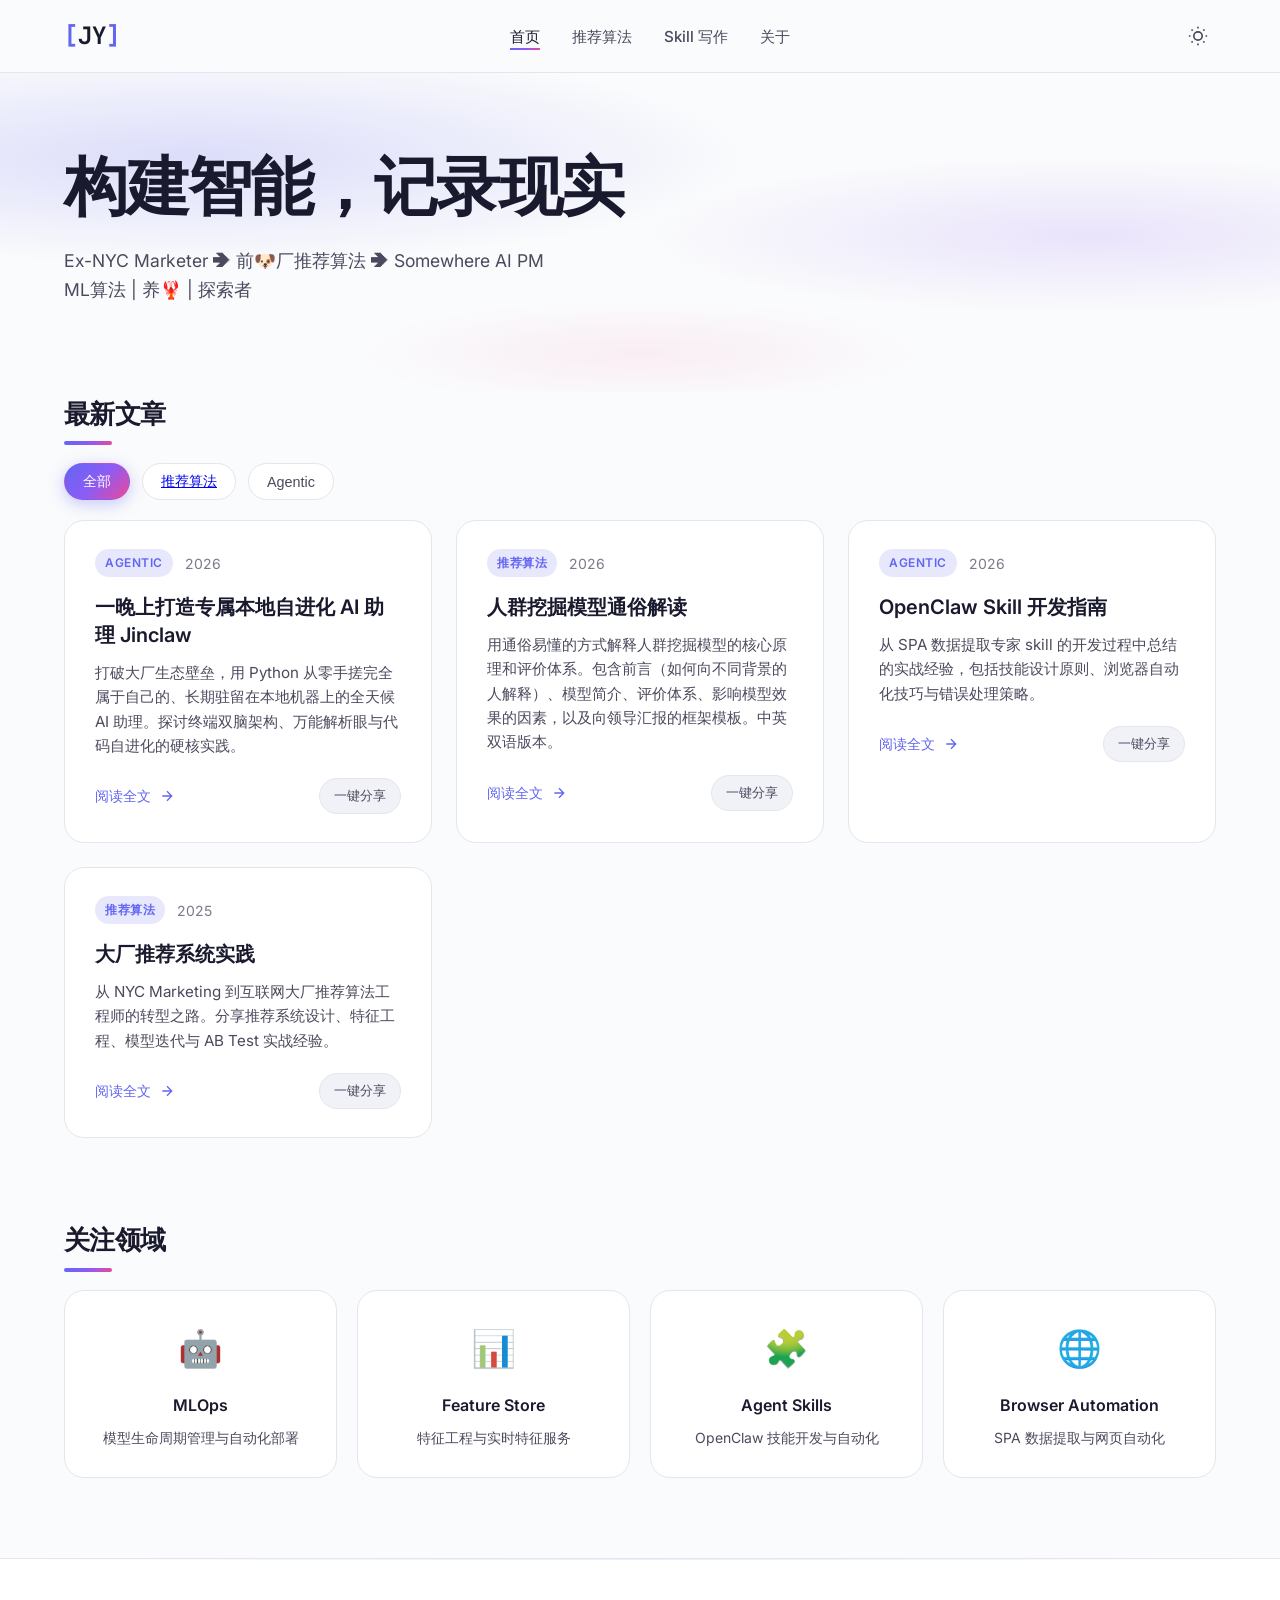
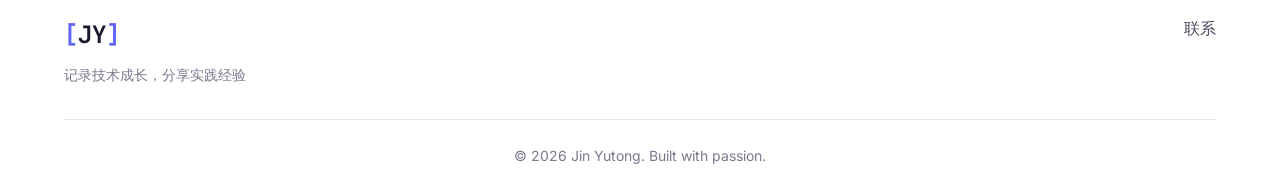
<file: index.html>
<!DOCTYPE html>
<html lang="zh-CN">
<head>
    <meta charset="UTF-8">
    <meta name="viewport" content="width=device-width, initial-scale=1.0">
    <title>Jin Yutong's Blog</title>
    <meta name="description" content="ML Platform & Agentic Skill Development">
    <link rel="stylesheet" href="css/style.css">
    <link rel="preconnect" href="https://fonts.googleapis.com">
    <link rel="preconnect" href="https://fonts.gstatic.com" crossorigin>
    <link href="https://fonts.googleapis.com/css2?family=Inter:wght@300;400;500;600;700&family=JetBrains+Mono:wght@400;500&display=swap" rel="stylesheet">
</head>
<body>
    <nav class="navbar">
        <div class="container">
            <a href="index.html" class="logo">
                <span class="logo-bracket">[</span>JY<span class="logo-bracket">]</span>
            </a>
            <ul class="nav-links">
                <li><a href="index.html" class="active">首页</a></li>
                <li><a href="categories/recommendation.html">推荐算法</a></li>
                <li><a href="posts/skill-writing.html">Skill 写作</a></li>
                <li><a href="about.html">关于</a></li>
            </ul>
            <button class="theme-toggle" aria-label="切换主题">
                <svg class="sun-icon" viewBox="0 0 24 24" fill="none" stroke="currentColor" stroke-width="2">
                    <circle cx="12" cy="12" r="5"/>
                    <path d="M12 1v2M12 21v2M4.22 4.22l1.42 1.42M18.36 18.36l1.42 1.42M1 12h2M21 12h2M4.22 19.78l1.42-1.42M18.36 5.64l1.42-1.42"/>
                </svg>
                <svg class="moon-icon" viewBox="0 0 24 24" fill="none" stroke="currentColor" stroke-width="2">
                    <path d="M21 12.79A9 9 0 1 1 11.21 3 7 7 0 0 0 21 12.79z"/>
                </svg>
            </button>
        </div>
    </nav>

    <header class="hero">
        <div class="container">
            <div class="hero-content">
                <h1 class="hero-title">
                    构建智能，记录现实
                </h1>
                <p class="hero-subtitle">
                    Ex-NYC Marketer ➔ 前🐶厂推荐算法 ➔ Somewhere AI PM
                    <br>ML算法 | 养🦞 | 探索者
                </p>
            </div>
        </div>
        <div class="hero-bg"></div>
    </header>

    <main class="container">
        <section class="posts-section">
            <h2 class="section-title">最新文章</h2>

            <div class="category-tabs">
                <button class="category-tab active" data-category="all">全部</button>
                <button class="category-tab" data-category="推荐算法">
                    <a href="categories/recommendation.html">推荐算法</a>
                </button>
                <button class="category-tab" data-category="Agentic">Agentic</button>
            </div>

            <div class="posts-grid">
                <article class="post-card" data-category="Agentic" data-date="2026-03-14">
                    <div class="post-meta">
                        <span class="post-tag">Agentic</span>
                        <span class="post-date">2026</span>
                    </div>
                    <h3 class="post-title">
                        <a href="posts/jinclaw.html">一晚上打造专属本地自进化 AI 助理 Jinclaw</a>
                    </h3>
                    <p class="post-excerpt">
                        打破大厂生态壁垒，用 Python 从零手搓完全属于自己的、长期驻留在本地机器上的全天候 AI 助理。探讨终端双脑架构、万能解析眼与代码自进化的硬核实践。
                    </p>
                    <div class="post-card-actions">
                        <a href="posts/jinclaw.html" class="read-more">
                            阅读全文
                            <svg viewBox="0 0 24 24" fill="none" stroke="currentColor" stroke-width="2">
                                <path d="M5 12h14M12 5l7 7-7 7"/>
                            </svg>
                        </a>
                        <button
                            class="share-btn"
                            type="button"
                            data-url="posts/jinclaw.html"
                            data-title="一晚上打造专属本地自进化 AI 助理 Jinclaw"
                        >
                            一键分享
                        </button>
                    </div>
                </article>

                <article class="post-card" data-category="推荐算法" data-date="2026-03-01">
                    <div class="post-meta">
                        <span class="post-tag">推荐算法</span>
                        <span class="post-date">2026</span>
                    </div>
                    <h3 class="post-title">
                        <a href="posts/audience-mining.html">人群挖掘模型通俗解读</a>
                    </h3>
                    <p class="post-excerpt">
                        用通俗易懂的方式解释人群挖掘模型的核心原理和评价体系。包含前言（如何向不同背景的人解释）、模型简介、评价体系、影响模型效果的因素，以及向领导汇报的框架模板。中英双语版本。
                    </p>
                    <div class="post-card-actions">
                        <a href="posts/audience-mining.html" class="read-more">
                            阅读全文
                            <svg viewBox="0 0 24 24" fill="none" stroke="currentColor" stroke-width="2">
                                <path d="M5 12h14M12 5l7 7-7 7"/>
                            </svg>
                        </a>
                        <button
                            class="share-btn"
                            type="button"
                            data-url="posts/audience-mining.html"
                            data-title="人群挖掘模型通俗解读"
                        >
                            一键分享
                        </button>
                    </div>
                </article>

                <article class="post-card" data-category="Agentic" data-date="2026-01-01">
                    <div class="post-meta">
                        <span class="post-tag">Agentic</span>
                        <span class="post-date">2026</span>
                    </div>
                    <h3 class="post-title">
                        <a href="posts/skill-writing.html">OpenClaw Skill 开发指南</a>
                    </h3>
                    <p class="post-excerpt">
                        从 SPA 数据提取专家 skill 的开发过程中总结的实战经验，包括技能设计原则、浏览器自动化技巧与错误处理策略。
                    </p>
                    <div class="post-card-actions">
                        <a href="posts/skill-writing.html" class="read-more">
                            阅读全文
                            <svg viewBox="0 0 24 24" fill="none" stroke="currentColor" stroke-width="2">
                                <path d="M5 12h14M12 5l7 7-7 7"/>
                            </svg>
                        </a>
                        <button
                            class="share-btn"
                            type="button"
                            data-url="posts/skill-writing.html"
                            data-title="OpenClaw Skill 开发指南"
                        >
                            一键分享
                        </button>
                    </div>
                </article>

                <article class="post-card" data-category="推荐算法" data-date="2025-01-01">
                    <div class="post-meta">
                        <span class="post-tag">推荐算法</span>
                        <span class="post-date">2025</span>
                    </div>
                    <h3 class="post-title">
                        <a href="posts/ml-platform.html">大厂推荐系统实践</a>
                    </h3>
                    <p class="post-excerpt">
                        从 NYC Marketing 到互联网大厂推荐算法工程师的转型之路。分享推荐系统设计、特征工程、模型迭代与 AB Test 实战经验。
                    </p>
                    <div class="post-card-actions">
                        <a href="posts/ml-platform.html" class="read-more">
                            阅读全文
                            <svg viewBox="0 0 24 24" fill="none" stroke="currentColor" stroke-width="2">
                                <path d="M5 12h14M12 5l7 7-7 7"/>
                            </svg>
                        </a>
                        <button
                            class="share-btn"
                            type="button"
                            data-url="posts/ml-platform.html"
                            data-title="大厂推荐系统实践"
                        >
                            一键分享
                        </button>
                    </div>
                </article>
            </div>
        </section>

        <section class="topics-section">
            <h2 class="section-title">关注领域</h2>
            <div class="topics-grid">
                <div class="topic-card">
                    <div class="topic-icon">🤖</div>
                    <h4>MLOps</h4>
                    <p>模型生命周期管理与自动化部署</p>
                </div>
                <div class="topic-card">
                    <div class="topic-icon">📊</div>
                    <h4>Feature Store</h4>
                    <p>特征工程与实时特征服务</p>
                </div>
                <div class="topic-card">
                    <div class="topic-icon">🧩</div>
                    <h4>Agent Skills</h4>
                    <p>OpenClaw 技能开发与自动化</p>
                </div>
                <div class="topic-card">
                    <div class="topic-icon">🌐</div>
                    <h4>Browser Automation</h4>
                    <p>SPA 数据提取与网页自动化</p>
                </div>
            </div>
        </section>
    </main>

    <footer class="footer">
        <div class="container">
            <div class="footer-content">
                <div class="footer-brand">
                    <span class="logo">
                        <span class="logo-bracket">[</span>JY<span class="logo-bracket">]</span>
                    </span>
                    <p>记录技术成长，分享实践经验</p>
                </div>
                <div class="footer-links">
                    <a href="mailto:jinxiaohou@outlook.com">联系</a>
                </div>
            </div>
            <div class="footer-bottom">
                <p>&copy; 2026 Jin Yutong. Built with passion.</p>
            </div>
        </div>
    </footer>

    <script src="js/main.js"></script>
</body>
</html>
</file>
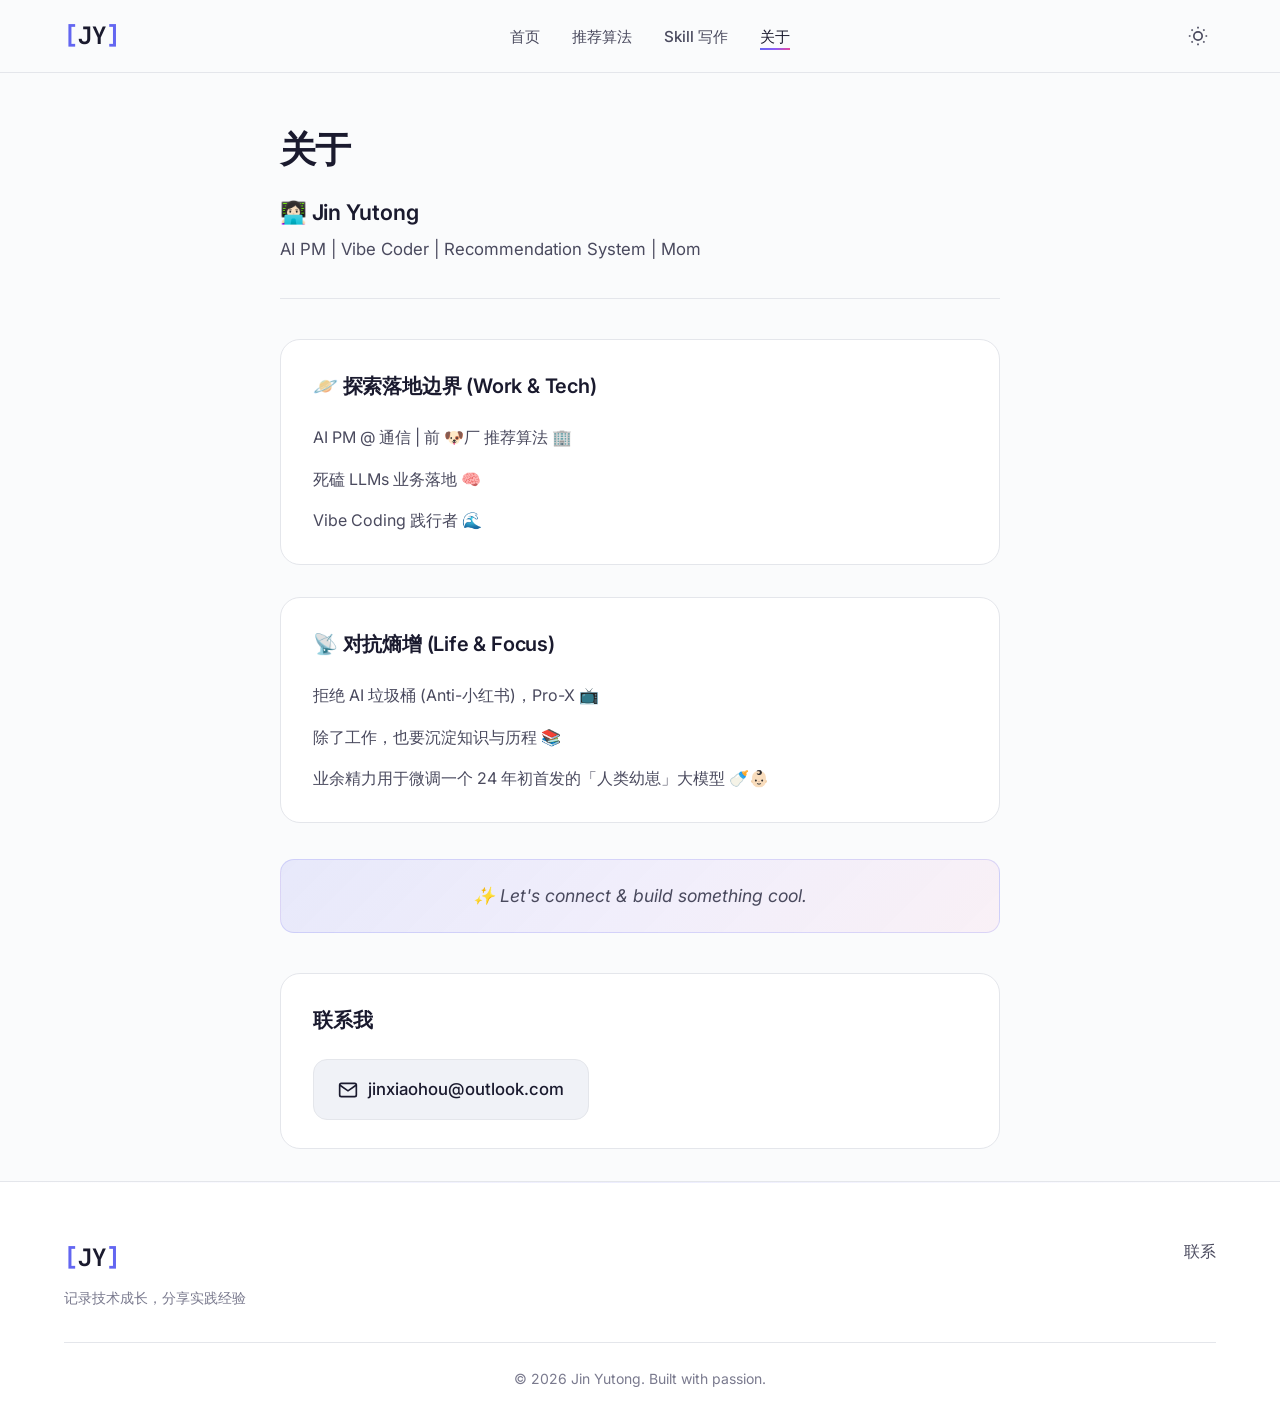
<file: about.html>
<!DOCTYPE html>
<html lang="zh-CN">
<head>
    <meta charset="UTF-8">
    <meta name="viewport" content="width=device-width, initial-scale=1.0">
    <title>关于 - Jin Yutong's Blog</title>
    <meta name="description" content="关于我，以及这个博客">
    <link rel="stylesheet" href="css/style.css">
    <link rel="preconnect" href="https://fonts.googleapis.com">
    <link rel="preconnect" href="https://fonts.gstatic.com" crossorigin>
    <link href="https://fonts.googleapis.com/css2?family=Inter:wght@300;400;500;600;700&family=JetBrains+Mono:wght@400;500&display=swap" rel="stylesheet">
</head>
<body>
    <nav class="navbar">
        <div class="container">
            <a href="index.html" class="logo">
                <span class="logo-bracket">[</span>JY<span class="logo-bracket">]</span>
            </a>
            <ul class="nav-links">
                <li><a href="index.html">首页</a></li>
                <li><a href="posts/ml-platform.html">推荐算法</a></li>
                <li><a href="posts/skill-writing.html">Skill 写作</a></li>
                <li><a href="about.html" class="active">关于</a></li>
            </ul>
            <button class="theme-toggle" aria-label="切换主题">
                <svg class="sun-icon" viewBox="0 0 24 24" fill="none" stroke="currentColor" stroke-width="2">
                    <circle cx="12" cy="12" r="5"/>
                    <path d="M12 1v2M12 21v2M4.22 4.22l1.42 1.42M18.36 18.36l1.42 1.42M1 12h2M21 12h2M4.22 19.78l1.42-1.42M18.36 5.64l1.42-1.42"/>
                </svg>
                <svg class="moon-icon" viewBox="0 0 24 24" fill="none" stroke="currentColor" stroke-width="2">
                    <path d="M21 12.79A9 9 0 1 1 11.21 3 7 7 0 0 0 21 12.79z"/>
                </svg>
            </button>
        </div>
    </nav>

    <main class="container">
        <article class="about-page">
            <header class="page-header">
                <h1>关于</h1>
                <p class="about-name">👩🏻‍💻 Jin Yutong</p>
                <p class="page-subtitle">AI PM | Vibe Coder | Recommendation System | Mom</p>
            </header>

            <div class="about-content">
                <section class="about-section">
                    <h2>🪐 探索落地边界 (Work & Tech)</h2>
                    <p>AI PM @ 通信 | 前 🐶厂 推荐算法 🏢</p>
                    <p>死磕 LLMs 业务落地 🧠</p>
                    <p>Vibe Coding 践行者 🌊</p>
                </section>

                <section class="about-section">
                    <h2>📡 对抗熵增 (Life & Focus)</h2>
                    <p>拒绝 AI 垃圾桶 (Anti-小红书)，Pro-X 📺</p>
                    <p>除了工作，也要沉淀知识与历程 📚</p>
                    <p>业余精力用于微调一个 24 年初首发的「人类幼崽」大模型 🍼👶🏻</p>
                </section>

                <p class="about-cta">✨ Let's connect & build something cool.</p>

                <section class="about-section">
                    <h2>联系我</h2>
                    <div class="contact-links">
                        <a href="mailto:jinxiaohou@outlook.com" class="contact-link">
                            <svg viewBox="0 0 24 24" fill="none" stroke="currentColor" stroke-width="2">
                                <path d="M4 4h16c1.1 0 2 .9 2 2v12c0 1.1-.9 2-2 2H4c-1.1 0-2-.9-2-2V6c0-1.1.9-2 2-2z"/>
                                <polyline points="22,6 12,13 2,6"/>
                            </svg>
                            jinxiaohou@outlook.com
                        </a>
                    </div>
                </section>
            </div>
        </article>
    </main>

    <footer class="footer">
        <div class="container">
            <div class="footer-content">
                <div class="footer-brand">
                    <span class="logo">
                        <span class="logo-bracket">[</span>JY<span class="logo-bracket">]</span>
                    </span>
                    <p>记录技术成长，分享实践经验</p>
                </div>
                <div class="footer-links">
                    <a href="mailto:jinxiaohou@outlook.com">联系</a>
                </div>
            </div>
            <div class="footer-bottom">
                <p>&copy; 2026 Jin Yutong. Built with passion.</p>
            </div>
        </div>
    </footer>

    <script src="js/main.js"></script>
</body>
</html>
</file>
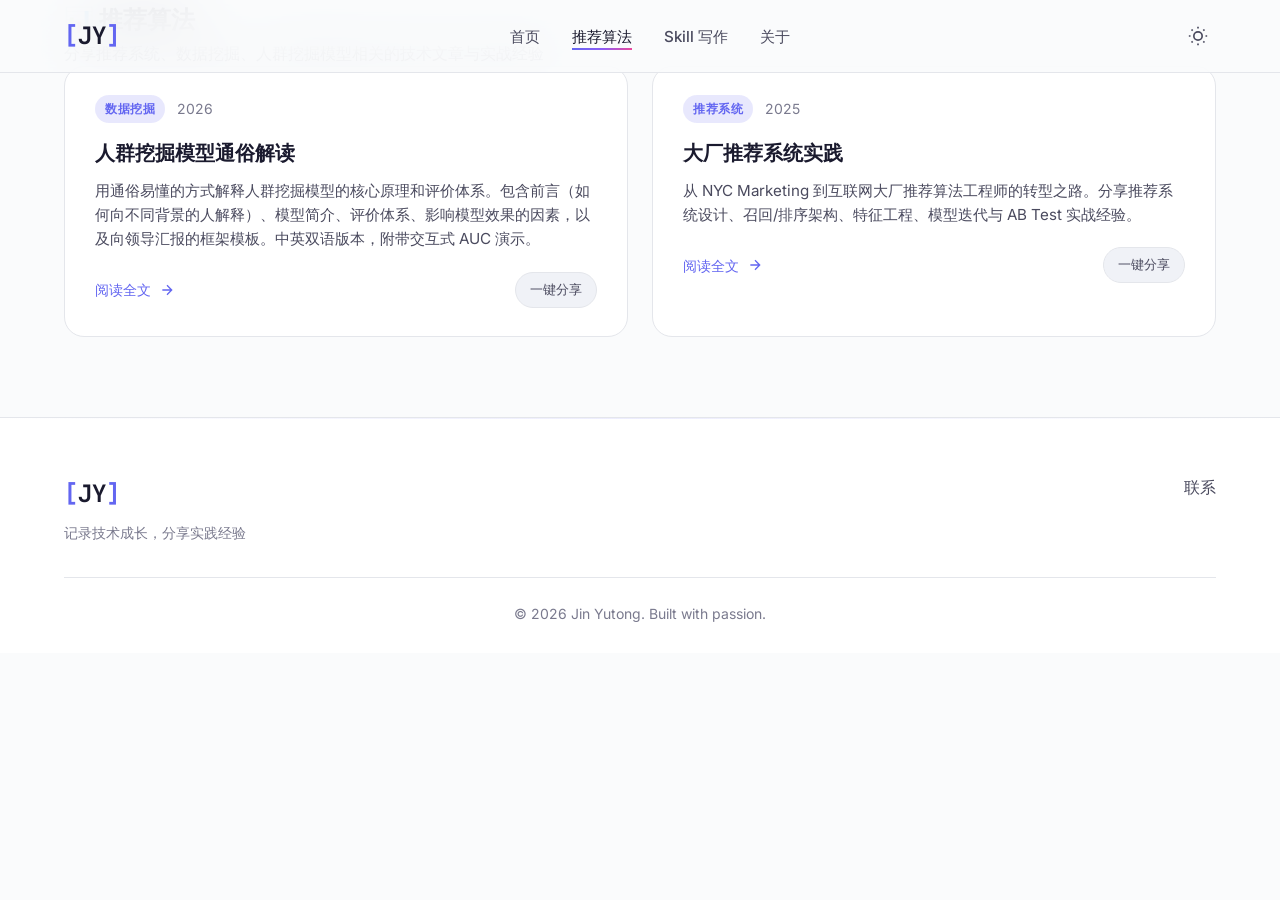
<file: categories/recommendation.html>
<!DOCTYPE html>
<html lang="zh-CN">
<head>
    <meta charset="UTF-8">
    <meta name="viewport" content="width=device-width, initial-scale=1.0">
    <title>推荐算法 - Jin Yutong's Blog</title>
    <meta name="description" content="推荐算法、数据挖掘、人群挖掘模型相关文章">
    <link rel="stylesheet" href="../css/style.css">
    <link rel="preconnect" href="https://fonts.googleapis.com">
    <link rel="preconnect" href="https://fonts.gstatic.com" crossorigin>
    <link href="https://fonts.googleapis.com/css2?family=Inter:wght@300;400;500;600;700&family=JetBrains+Mono:wght@400;500&display=swap" rel="stylesheet">
</head>
<body>
    <nav class="navbar">
        <div class="container">
            <a href="../index.html" class="logo">
                <span class="logo-bracket">[</span>JY<span class="logo-bracket">]</span>
            </a>
            <ul class="nav-links">
                <li><a href="../index.html">首页</a></li>
                <li><a href="recommendation.html" class="active">推荐算法</a></li>
                <li><a href="../posts/skill-writing.html">Skill 写作</a></li>
                <li><a href="../about.html">关于</a></li>
            </ul>
            <button class="theme-toggle" aria-label="切换主题">
                <svg class="sun-icon" viewBox="0 0 24 24" fill="none" stroke="currentColor" stroke-width="2">
                    <circle cx="12" cy="12" r="5"/>
                    <path d="M12 1v2M12 21v2M4.22 4.22l1.42 1.42M18.36 18.36l1.42 1.42M1 12h2M21 12h2M4.22 19.78l1.42-1.42M18.36 5.64l1.42-1.42"/>
                </svg>
                <svg class="moon-icon" viewBox="0 0 24 24" fill="none" stroke="currentColor" stroke-width="2">
                    <path d="M21 12.79A9 9 0 1 1 11.21 3 7 7 0 0 0 21 12.79z"/>
                </svg>
            </button>
        </div>
    </nav>

    <main class="container">
        <section class="category-header">
            <h1 class="category-title">📊 推荐算法</h1>
            <p class="category-description">
                分享推荐系统、数据挖掘、人群挖掘模型相关的技术文章与实战经验
            </p>
        </section>

        <section class="posts-section">
            <div class="posts-grid">
                <article class="post-card" data-category="推荐算法" data-date="2026-03-01">
                    <div class="post-meta">
                        <span class="post-tag">数据挖掘</span>
                        <span class="post-date">2026</span>
                    </div>
                    <h3 class="post-title">
                        <a href="../posts/audience-mining.html">人群挖掘模型通俗解读</a>
                    </h3>
                    <p class="post-excerpt">
                        用通俗易懂的方式解释人群挖掘模型的核心原理和评价体系。包含前言（如何向不同背景的人解释）、模型简介、评价体系、影响模型效果的因素，以及向领导汇报的框架模板。中英双语版本，附带交互式 AUC 演示。
                    </p>
                    <div class="post-card-actions">
                        <a href="../posts/audience-mining.html" class="read-more">
                            阅读全文
                            <svg viewBox="0 0 24 24" fill="none" stroke="currentColor" stroke-width="2">
                                <path d="M5 12h14M12 5l7 7-7 7"/>
                            </svg>
                        </a>
                        <button
                            class="share-btn"
                            type="button"
                            data-url="../posts/audience-mining.html"
                            data-title="人群挖掘模型通俗解读"
                        >
                            一键分享
                        </button>
                    </div>
                </article>

                <article class="post-card" data-category="推荐算法" data-date="2025-01-01">
                    <div class="post-meta">
                        <span class="post-tag">推荐系统</span>
                        <span class="post-date">2025</span>
                    </div>
                    <h3 class="post-title">
                        <a href="../posts/ml-platform.html">大厂推荐系统实践</a>
                    </h3>
                    <p class="post-excerpt">
                        从 NYC Marketing 到互联网大厂推荐算法工程师的转型之路。分享推荐系统设计、召回/排序架构、特征工程、模型迭代与 AB Test 实战经验。
                    </p>
                    <div class="post-card-actions">
                        <a href="../posts/ml-platform.html" class="read-more">
                            阅读全文
                            <svg viewBox="0 0 24 24" fill="none" stroke="currentColor" stroke-width="2">
                                <path d="M5 12h14M12 5l7 7-7 7"/>
                            </svg>
                        </a>
                        <button
                            class="share-btn"
                            type="button"
                            data-url="../posts/ml-platform.html"
                            data-title="大厂推荐系统实践"
                        >
                            一键分享
                        </button>
                    </div>
                </article>
            </div>
        </section>
    </main>

    <footer class="footer">
        <div class="container">
            <div class="footer-content">
                <div class="footer-brand">
                    <span class="logo">
                        <span class="logo-bracket">[</span>JY<span class="logo-bracket">]</span>
                    </span>
                    <p>记录技术成长，分享实践经验</p>
                </div>
                <div class="footer-links">
                    <a href="mailto:jinxiaohou@outlook.com">联系</a>
                </div>
            </div>
            <div class="footer-bottom">
                <p>&copy; 2026 Jin Yutong. Built with passion.</p>
            </div>
        </div>
    </footer>

    <script src="../js/main.js"></script>
</body>
</html>
</file>
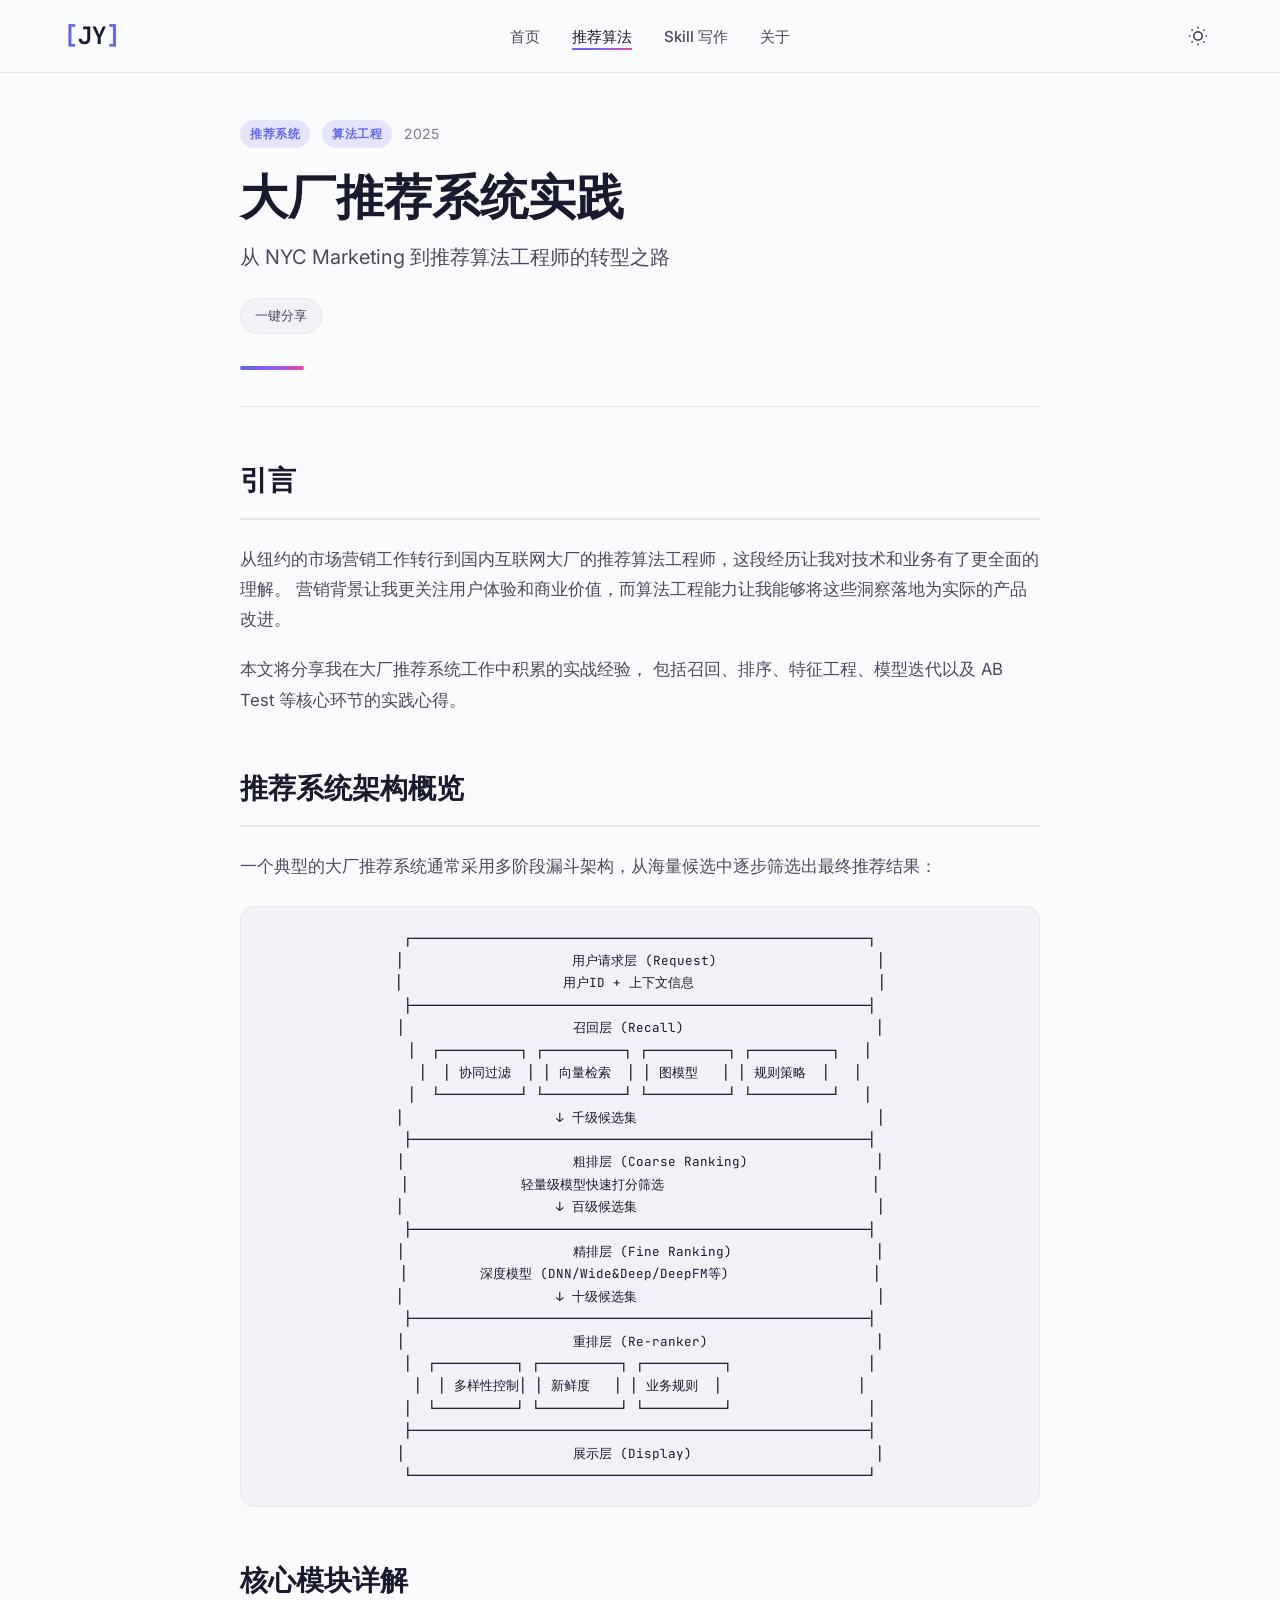
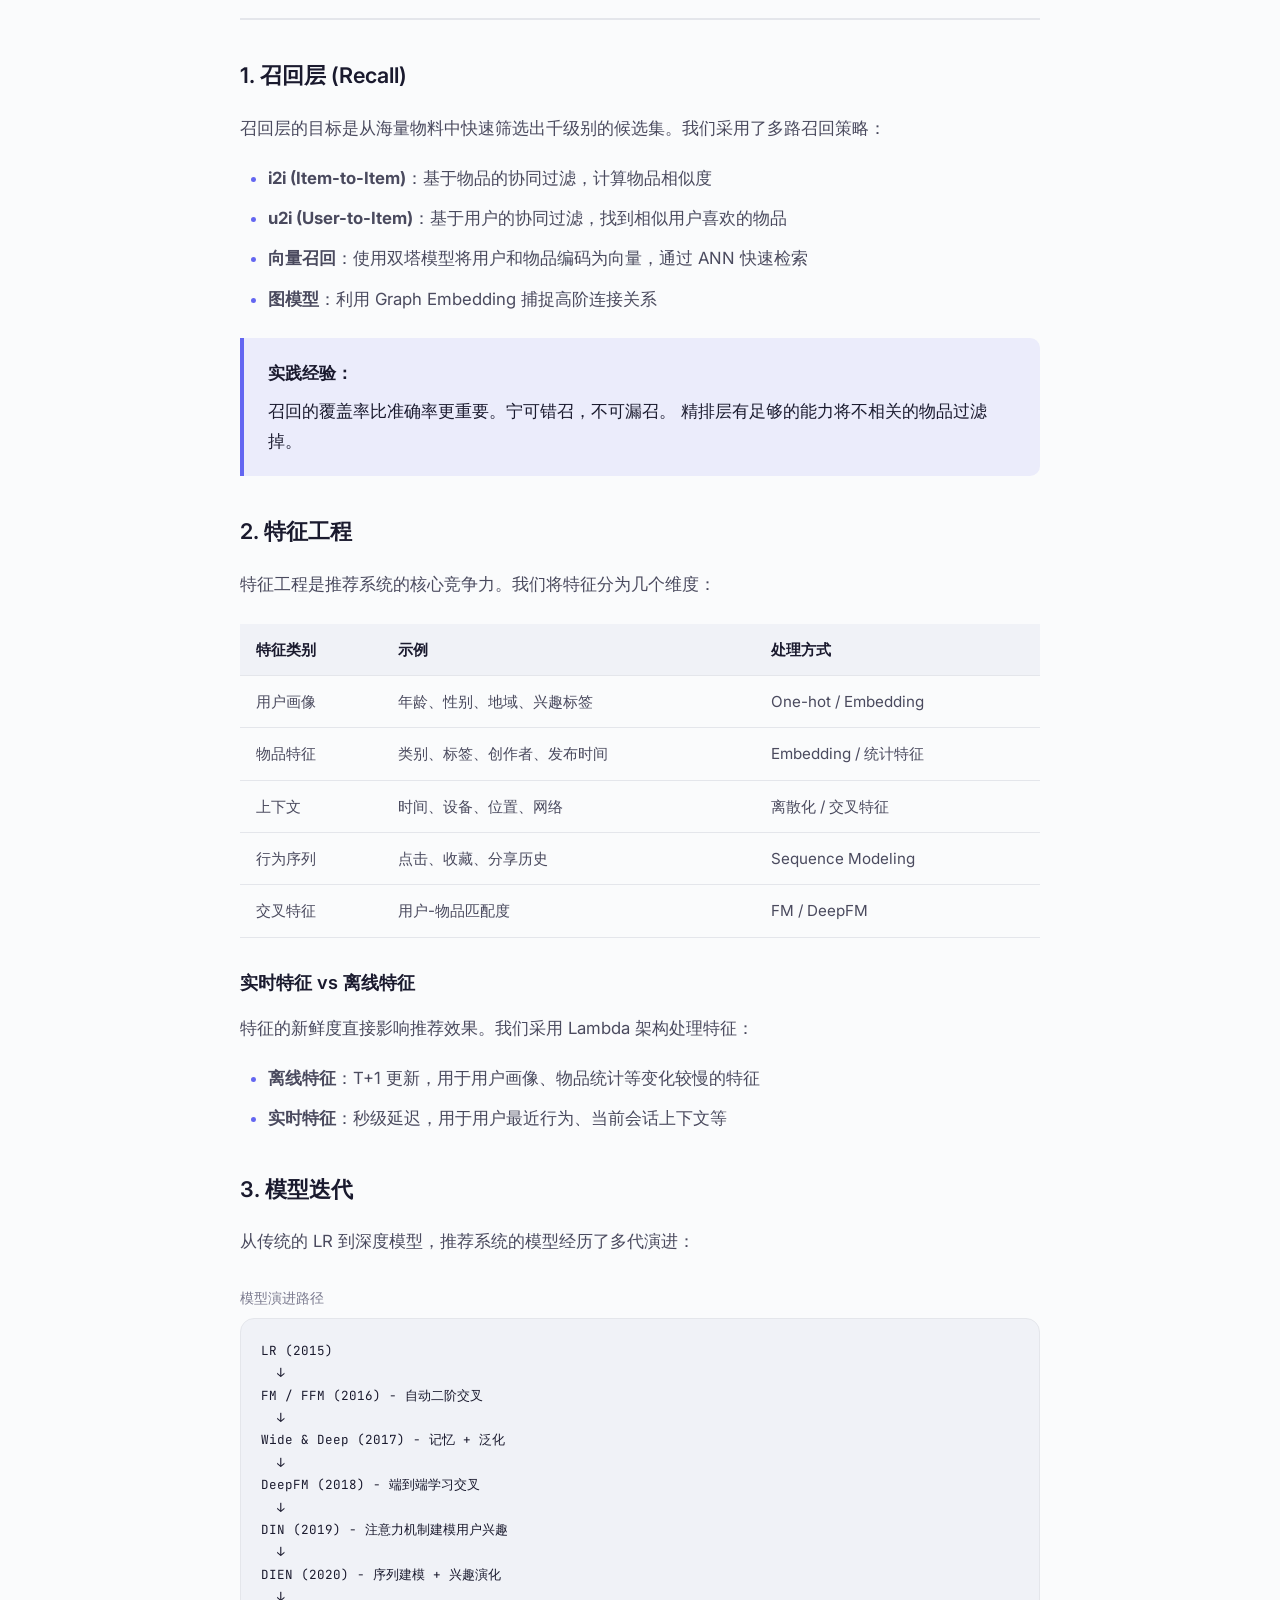
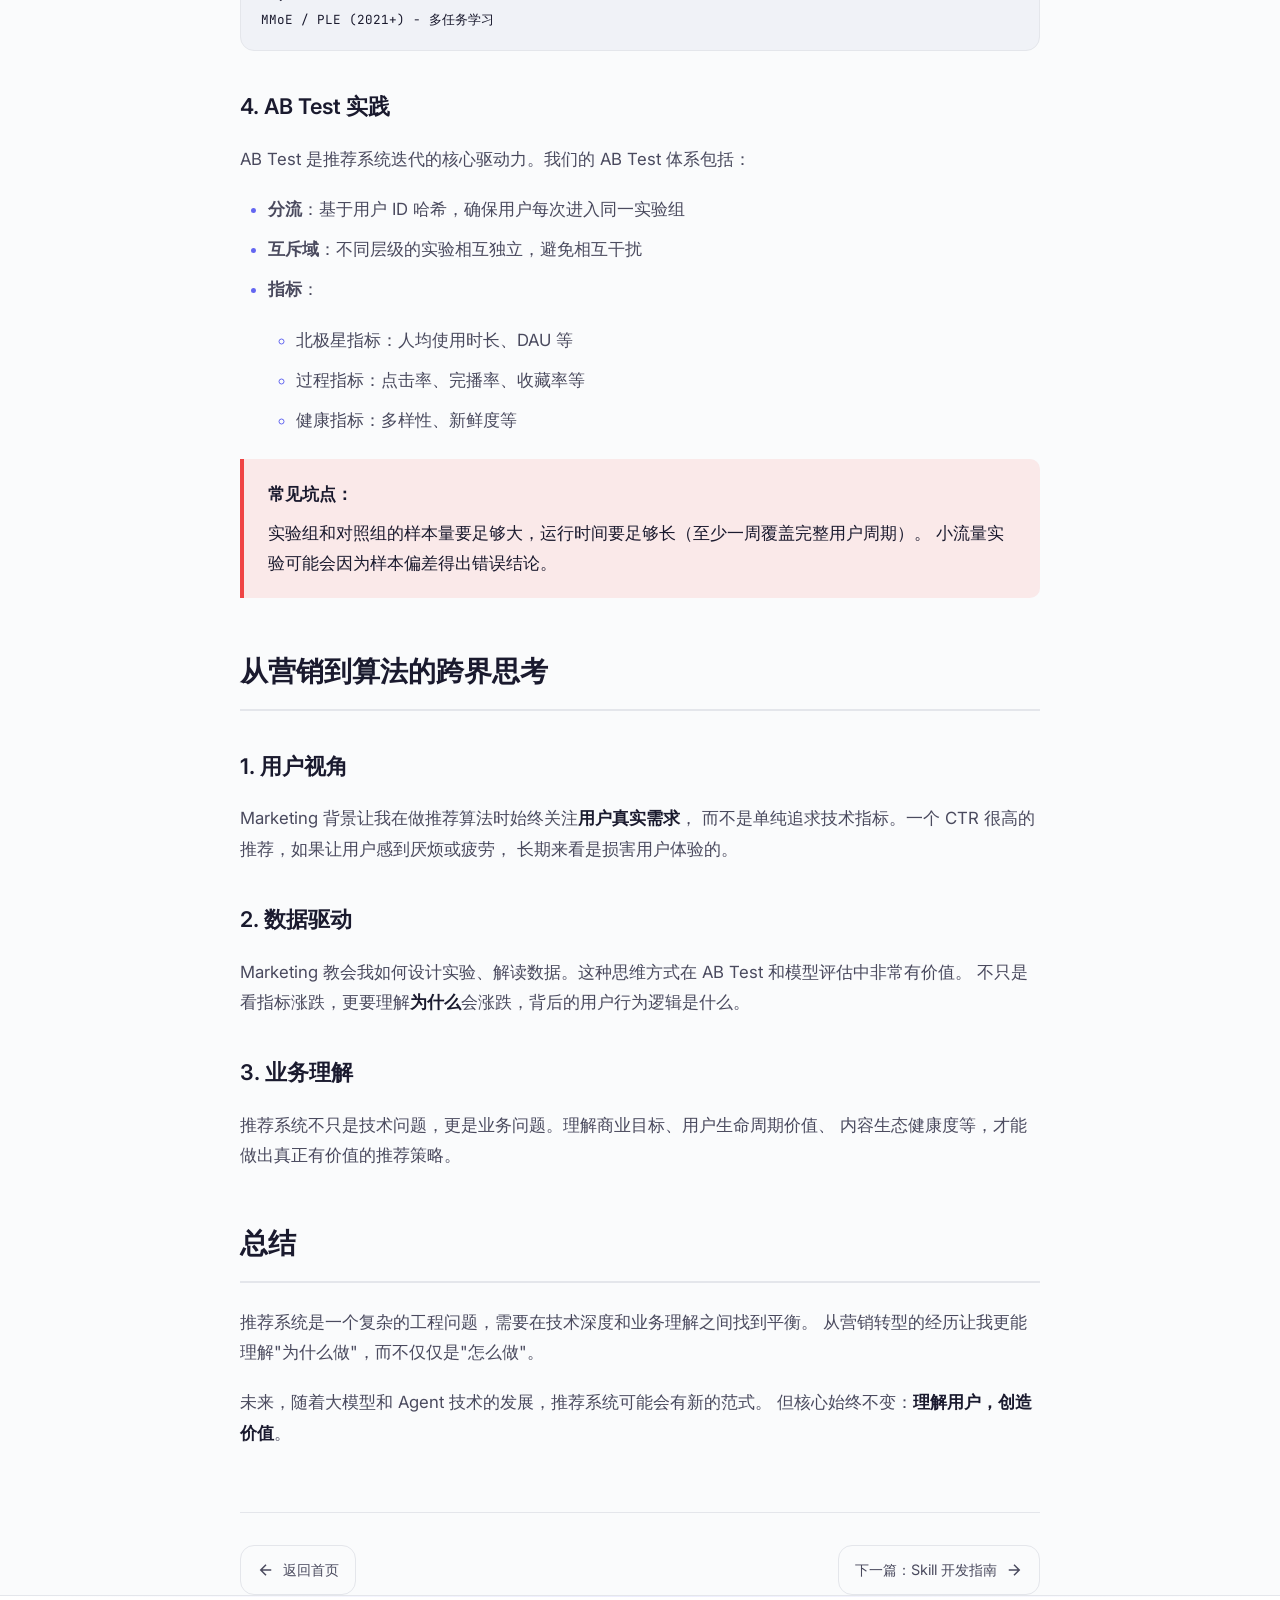
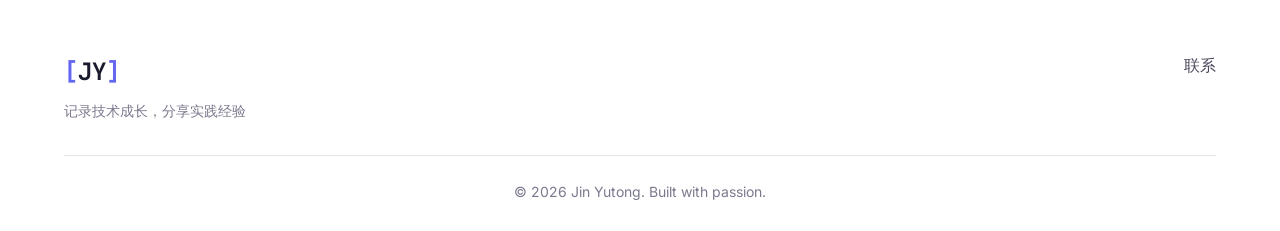
<file: posts/ml-platform.html>
<!DOCTYPE html>
<html lang="zh-CN">
<head>
    <meta charset="UTF-8">
    <meta name="viewport" content="width=device-width, initial-scale=1.0">
    <title>大厂推荐系统实践 - Jin Yutong's Blog</title>
    <meta name="description" content="大厂推荐系统的实战经验，从 NYC Marketing 到推荐算法工程师的转型之路">
    <link rel="stylesheet" href="../css/style.css">
    <link rel="preconnect" href="https://fonts.googleapis.com">
    <link rel="preconnect" href="https://fonts.gstatic.com" crossorigin>
    <link href="https://fonts.googleapis.com/css2?family=Inter:wght@300;400;500;600;700&family=JetBrains+Mono:wght@400;500&display=swap" rel="stylesheet">
</head>
<body>
    <nav class="navbar">
        <div class="container">
            <a href="../index.html" class="logo">
                <span class="logo-bracket">[</span>JY<span class="logo-bracket">]</span>
            </a>
            <ul class="nav-links">
                <li><a href="../index.html">首页</a></li>
                <li><a href="ml-platform.html" class="active">推荐算法</a></li>
                <li><a href="skill-writing.html">Skill 写作</a></li>
                <li><a href="../about.html">关于</a></li>
            </ul>
            <button class="theme-toggle" aria-label="切换主题">
                <svg class="sun-icon" viewBox="0 0 24 24" fill="none" stroke="currentColor" stroke-width="2">
                    <circle cx="12" cy="12" r="5"/>
                    <path d="M12 1v2M12 21v2M4.22 4.22l1.42 1.42M18.36 18.36l1.42 1.42M1 12h2M21 12h2M4.22 19.78l1.42-1.42M18.36 5.64l1.42-1.42"/>
                </svg>
                <svg class="moon-icon" viewBox="0 0 24 24" fill="none" stroke="currentColor" stroke-width="2">
                    <path d="M21 12.79A9 9 0 1 1 11.21 3 7 7 0 0 0 21 12.79z"/>
                </svg>
            </button>
        </div>
    </nav>

    <main class="container">
        <article class="blog-post">
            <header class="post-header">
                <div class="post-meta">
                    <span class="post-tag">推荐系统</span>
                    <span class="post-tag">算法工程</span>
                    <span class="post-date">2025</span>
                </div>
                <h1 class="post-title-large">大厂推荐系统实践</h1>
                <p class="post-subtitle">
                    从 NYC Marketing 到推荐算法工程师的转型之路
                </p>
                <div class="post-actions">
                    <button
                        class="share-btn"
                        type="button"
                        data-title="大厂推荐系统实践"
                    >
                        一键分享
                    </button>
                </div>
            </header>

            <div class="post-content">
                <h2>引言</h2>
                <p>
                    从纽约的市场营销工作转行到国内互联网大厂的推荐算法工程师，这段经历让我对技术和业务有了更全面的理解。
                    营销背景让我更关注用户体验和商业价值，而算法工程能力让我能够将这些洞察落地为实际的产品改进。
                </p>
                <p>
                    本文将分享我在大厂推荐系统工作中积累的实战经验，
                    包括召回、排序、特征工程、模型迭代以及 AB Test 等核心环节的实践心得。
                </p>

                <h2>推荐系统架构概览</h2>
                <p>
                    一个典型的大厂推荐系统通常采用多阶段漏斗架构，从海量候选中逐步筛选出最终推荐结果：
                </p>

                <div class="architecture-diagram">
                    <pre class="code-block"><code>┌─────────────────────────────────────────────────────────┐
│                     用户请求层 (Request)                    │
│                    用户ID + 上下文信息                       │
├─────────────────────────────────────────────────────────┤
│                     召回层 (Recall)                        │
│  ┌──────────┐ ┌──────────┐ ┌──────────┐ ┌──────────┐   │
│  │ 协同过滤  │ │ 向量检索  │ │ 图模型   │ │ 规则策略  │   │
│  └──────────┘ └──────────┘ └──────────┘ └──────────┘   │
│                   ↓ 千级候选集                              │
├─────────────────────────────────────────────────────────┤
│                     粗排层 (Coarse Ranking)                │
│              轻量级模型快速打分筛选                          │
│                   ↓ 百级候选集                              │
├─────────────────────────────────────────────────────────┤
│                     精排层 (Fine Ranking)                  │
│         深度模型 (DNN/Wide&Deep/DeepFM等)                  │
│                   ↓ 十级候选集                              │
├─────────────────────────────────────────────────────────┤
│                     重排层 (Re-ranker)                     │
│  ┌──────────┐ ┌──────────┐ ┌──────────┐                 │
│  │ 多样性控制│ │ 新鲜度   │ │ 业务规则  │                 │
│  └──────────┘ └──────────┘ └──────────┘                 │
├─────────────────────────────────────────────────────────┤
│                     展示层 (Display)                       │
└─────────────────────────────────────────────────────────┘</code></pre>
                </div>

                <h2>核心模块详解</h2>

                <h3>1. 召回层 (Recall)</h3>
                <p>
                    召回层的目标是从海量物料中快速筛选出千级别的候选集。我们采用了多路召回策略：
                </p>
                <ul>
                    <li><strong>i2i (Item-to-Item)</strong>：基于物品的协同过滤，计算物品相似度</li>
                    <li><strong>u2i (User-to-Item)</strong>：基于用户的协同过滤，找到相似用户喜欢的物品</li>
                    <li><strong>向量召回</strong>：使用双塔模型将用户和物品编码为向量，通过 ANN 快速检索</li>
                    <li><strong>图模型</strong>：利用 Graph Embedding 捕捉高阶连接关系</li>
                </ul>

                <div class="highlight-box">
                    <strong>实践经验：</strong>召回的覆盖率比准确率更重要。宁可错召，不可漏召。
                    精排层有足够的能力将不相关的物品过滤掉。
                </div>

                <h3>2. 特征工程</h3>
                <p>
                    特征工程是推荐系统的核心竞争力。我们将特征分为几个维度：
                </p>

                <table class="data-table">
                    <thead>
                        <tr>
                            <th>特征类别</th>
                            <th>示例</th>
                            <th>处理方式</th>
                        </tr>
                    </thead>
                    <tbody>
                        <tr>
                            <td>用户画像</td>
                            <td>年龄、性别、地域、兴趣标签</td>
                            <td>One-hot / Embedding</td>
                        </tr>
                        <tr>
                            <td>物品特征</td>
                            <td>类别、标签、创作者、发布时间</td>
                            <td>Embedding / 统计特征</td>
                        </tr>
                        <tr>
                            <td>上下文</td>
                            <td>时间、设备、位置、网络</td>
                            <td>离散化 / 交叉特征</td>
                        </tr>
                        <tr>
                            <td>行为序列</td>
                            <td>点击、收藏、分享历史</td>
                            <td>Sequence Modeling</td>
                        </tr>
                        <tr>
                            <td>交叉特征</td>
                            <td>用户-物品匹配度</td>
                            <td>FM / DeepFM</td>
                        </tr>
                    </tbody>
                </table>

                <h4>实时特征 vs 离线特征</h4>
                <p>
                    特征的新鲜度直接影响推荐效果。我们采用 Lambda 架构处理特征：
                </p>
                <ul>
                    <li><strong>离线特征</strong>：T+1 更新，用于用户画像、物品统计等变化较慢的特征</li>
                    <li><strong>实时特征</strong>：秒级延迟，用于用户最近行为、当前会话上下文等</li>
                </ul>

                <h3>3. 模型迭代</h3>
                <p>
                    从传统的 LR 到深度模型，推荐系统的模型经历了多代演进：
                </p>

                <div class="code-example">
                    <h4>模型演进路径</h4>
                    <pre class="code-block"><code>LR (2015) 
  ↓
FM / FFM (2016) - 自动二阶交叉
  ↓
Wide & Deep (2017) - 记忆 + 泛化
  ↓
DeepFM (2018) - 端到端学习交叉
  ↓
DIN (2019) - 注意力机制建模用户兴趣
  ↓
DIEN (2020) - 序列建模 + 兴趣演化
  ↓
MMoE / PLE (2021+) - 多任务学习</code></pre>
                </div>

                <h3>4. AB Test 实践</h3>
                <p>
                    AB Test 是推荐系统迭代的核心驱动力。我们的 AB Test 体系包括：
                </p>

                <ul>
                    <li><strong>分流</strong>：基于用户 ID 哈希，确保用户每次进入同一实验组</li>
                    <li><strong>互斥域</strong>：不同层级的实验相互独立，避免相互干扰</li>
                    <li><strong>指标</strong>：
                        <ul>
                            <li>北极星指标：人均使用时长、DAU 等</li>
                            <li>过程指标：点击率、完播率、收藏率等</li>
                            <li>健康指标：多样性、新鲜度等</li>
                        </ul>
                    </li>
                </ul>

                <div class="highlight-box warning">
                    <strong>常见坑点：</strong>实验组和对照组的样本量要足够大，运行时间要足够长（至少一周覆盖完整用户周期）。
                    小流量实验可能会因为样本偏差得出错误结论。
                </div>

                <h2>从营销到算法的跨界思考</h2>

                <h3>1. 用户视角</h3>
                <p>
                    Marketing 背景让我在做推荐算法时始终关注<strong>用户真实需求</strong>，
                    而不是单纯追求技术指标。一个 CTR 很高的推荐，如果让用户感到厌烦或疲劳，
                    长期来看是损害用户体验的。
                </p>

                <h3>2. 数据驱动</h3>
                <p>
                    Marketing 教会我如何设计实验、解读数据。这种思维方式在 AB Test 和模型评估中非常有价值。
                    不只是看指标涨跌，更要理解<strong>为什么</strong>会涨跌，背后的用户行为逻辑是什么。
                </p>

                <h3>3. 业务理解</h3>
                <p>
                    推荐系统不只是技术问题，更是业务问题。理解商业目标、用户生命周期价值、
                    内容生态健康度等，才能做出真正有价值的推荐策略。
                </p>

                <h2>总结</h2>
                <p>
                    推荐系统是一个复杂的工程问题，需要在技术深度和业务理解之间找到平衡。
                    从营销转型的经历让我更能理解"为什么做"，而不仅仅是"怎么做"。
                </p>
                <p>
                    未来，随着大模型和 Agent 技术的发展，推荐系统可能会有新的范式。
                    但核心始终不变：<strong>理解用户，创造价值</strong>。
                </p>
            </div>

            <footer class="post-footer">
                <div class="post-nav">
                    <a href="../index.html" class="post-nav-link prev">
                        <svg viewBox="0 0 24 24" fill="none" stroke="currentColor" stroke-width="2">
                            <path d="M19 12H5M12 19l-7-7 7-7"/>
                        </svg>
                        返回首页
                    </a>
                    <a href="skill-writing.html" class="post-nav-link next">
                        下一篇：Skill 开发指南
                        <svg viewBox="0 0 24 24" fill="none" stroke="currentColor" stroke-width="2">
                            <path d="M5 12h14M12 5l7 7-7 7"/>
                        </svg>
                    </a>
                </div>
            </footer>
        </article>
    </main>

    <footer class="footer">
        <div class="container">
            <div class="footer-content">
                <div class="footer-brand">
                    <span class="logo">
                        <span class="logo-bracket">[</span>JY<span class="logo-bracket">]</span>
                    </span>
                    <p>记录技术成长，分享实践经验</p>
                </div>
                <div class="footer-links">
                    <a href="mailto:jinxiaohou@outlook.com">联系</a>
                </div>
            </div>
            <div class="footer-bottom">
                <p>&copy; 2026 Jin Yutong. Built with passion.</p>
            </div>
        </div>
    </footer>

    <script src="../js/main.js"></script>
</body>
</html>
</file>
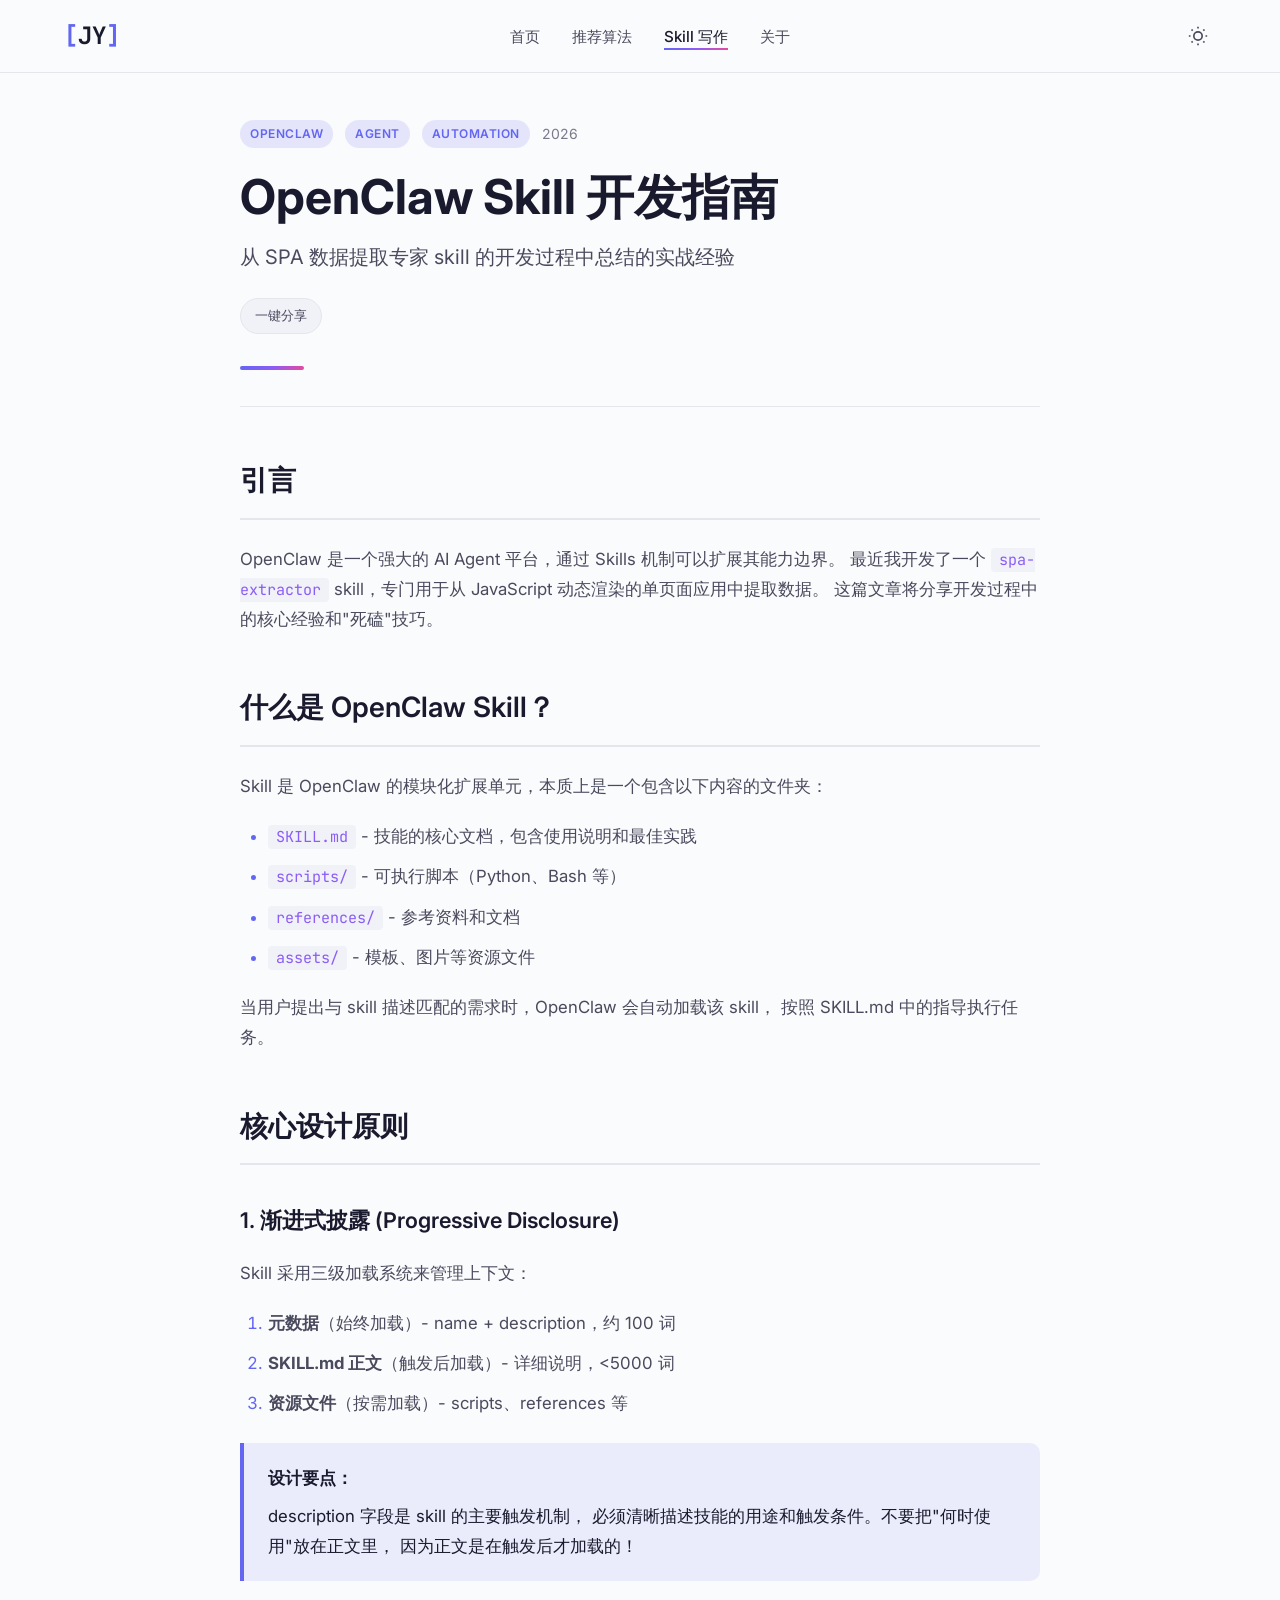
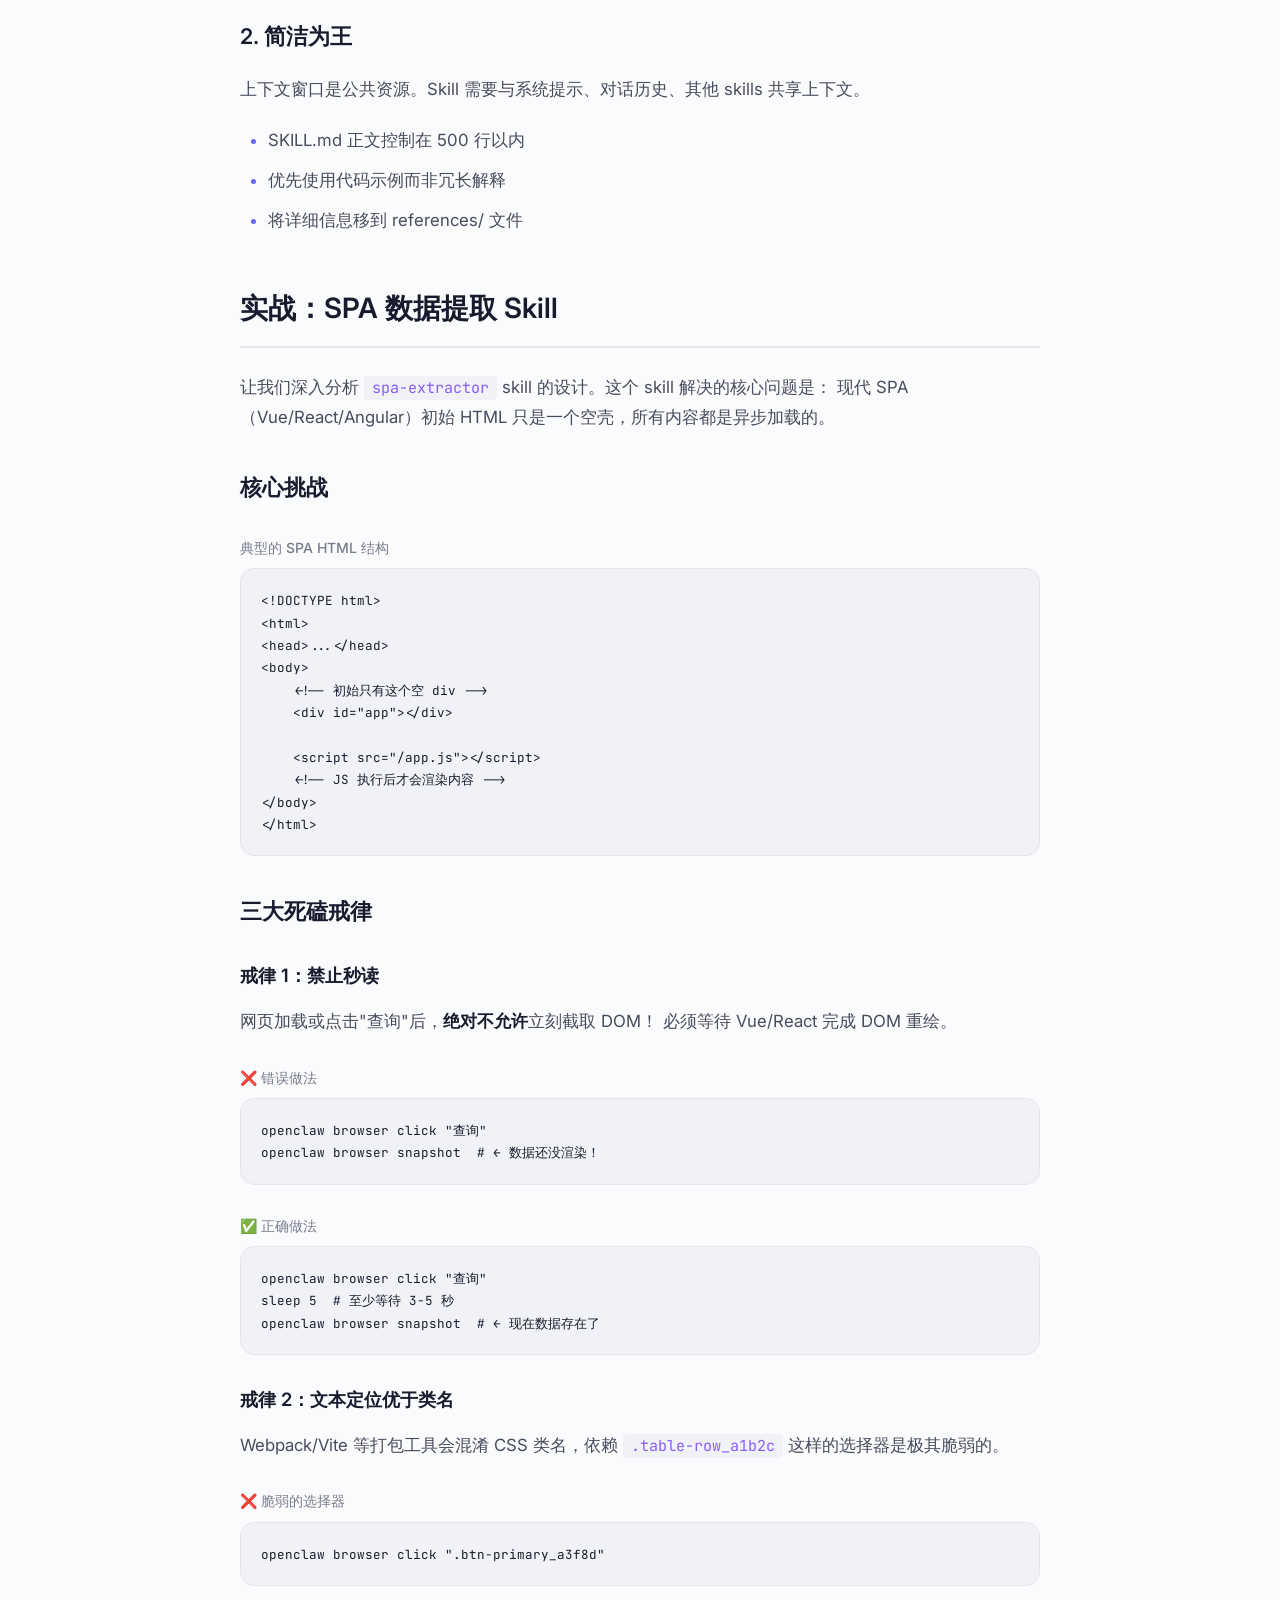
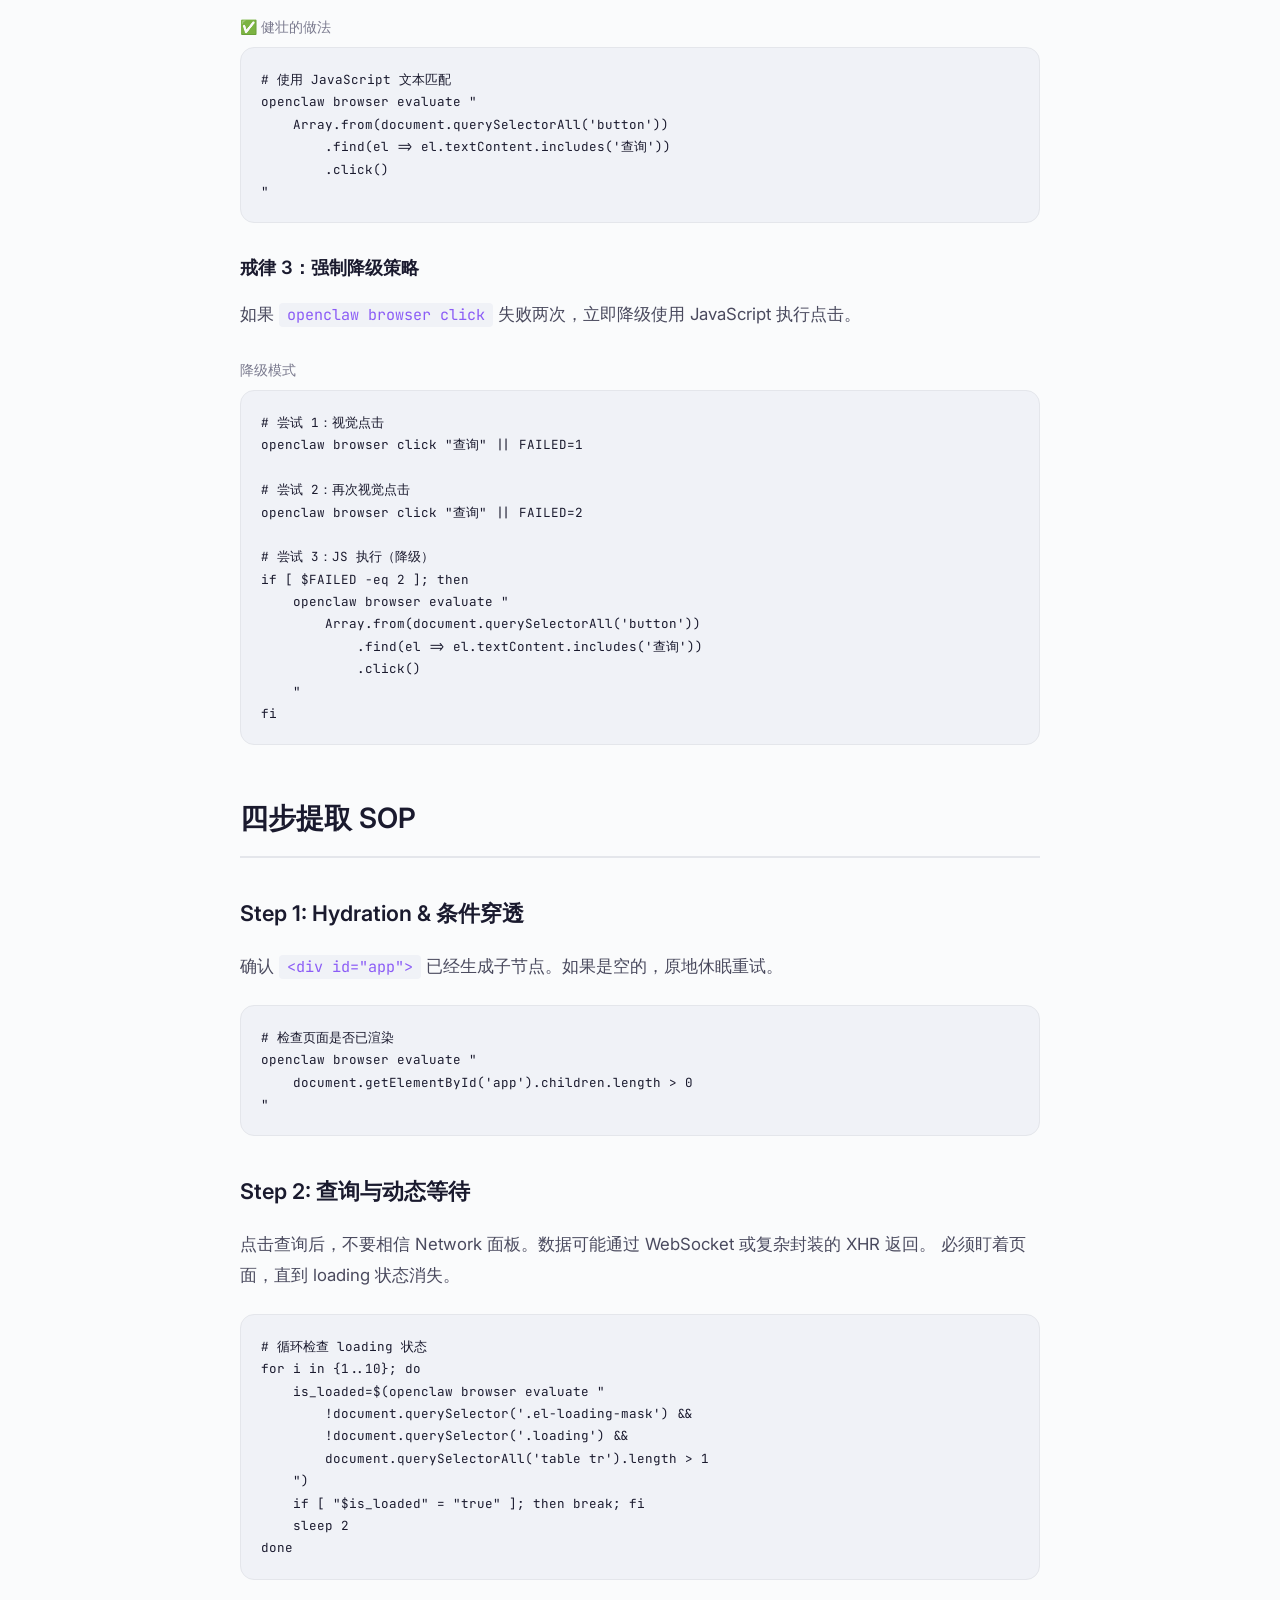
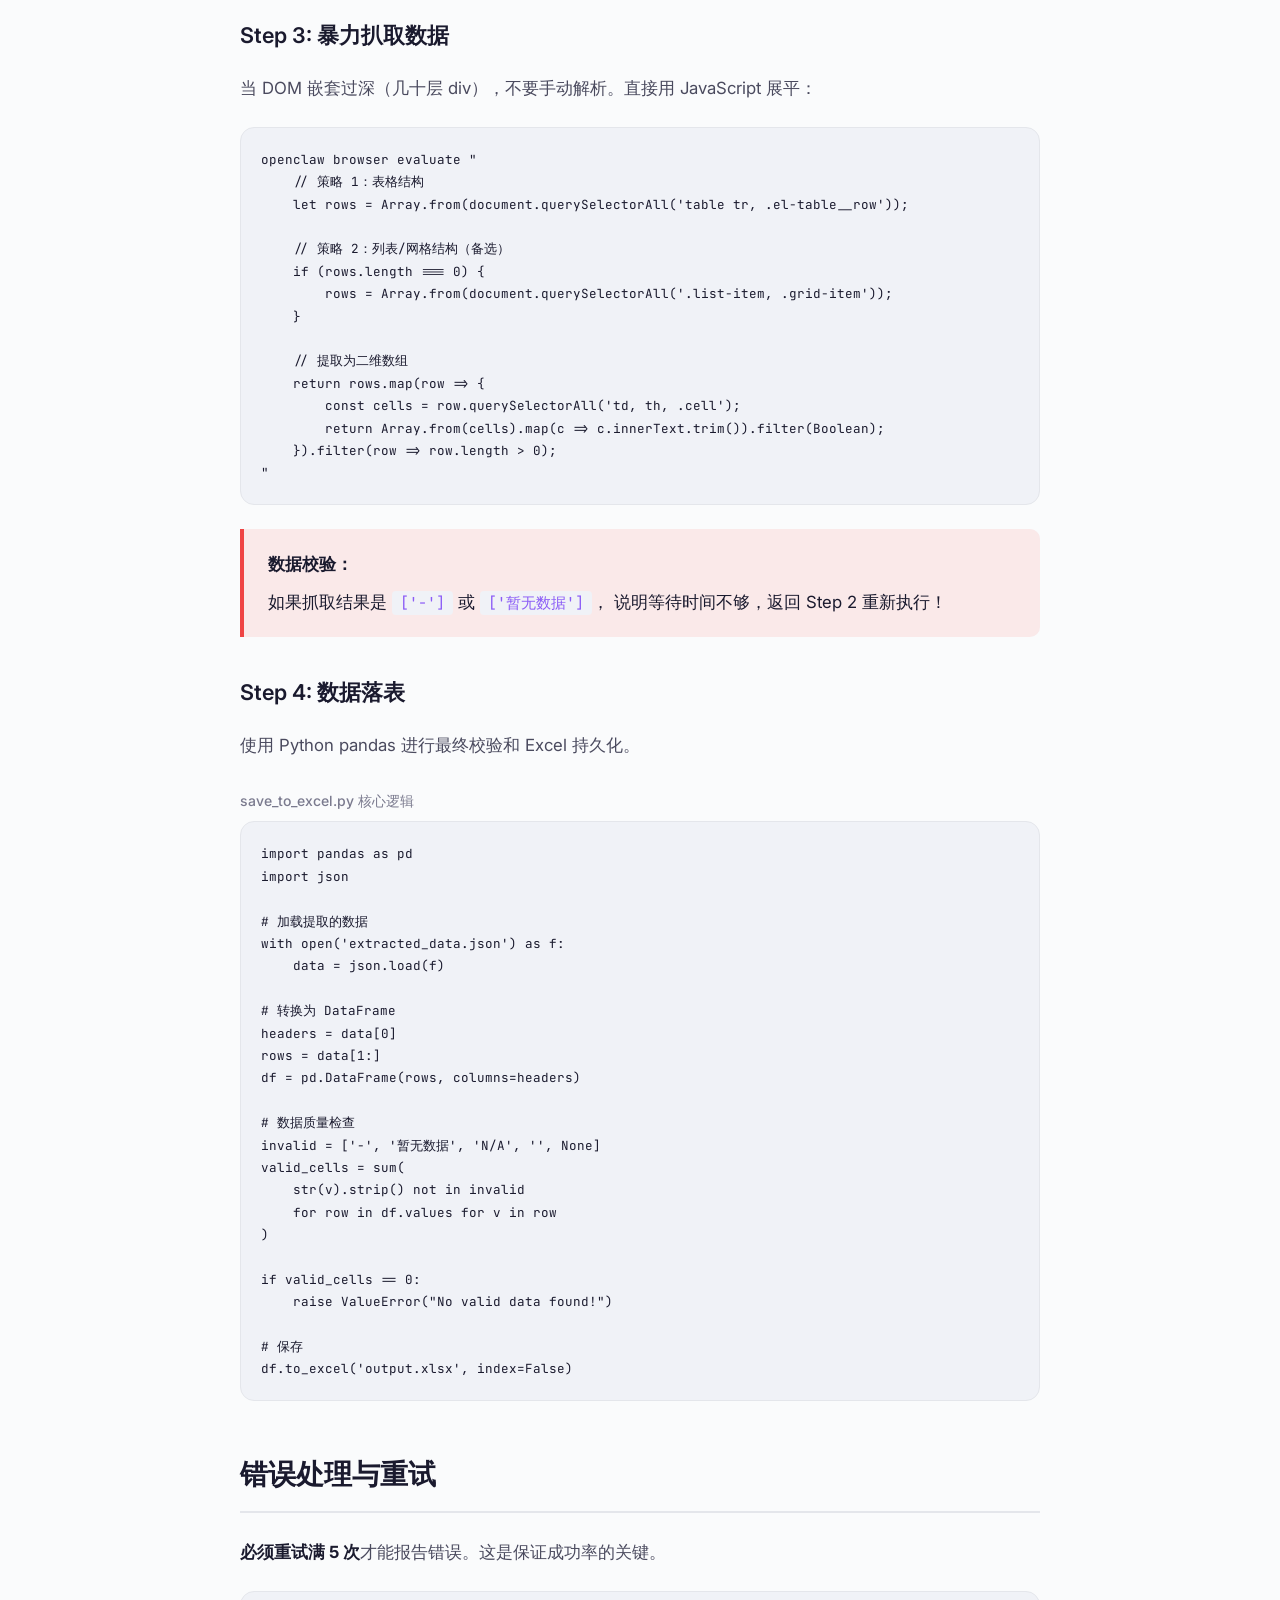
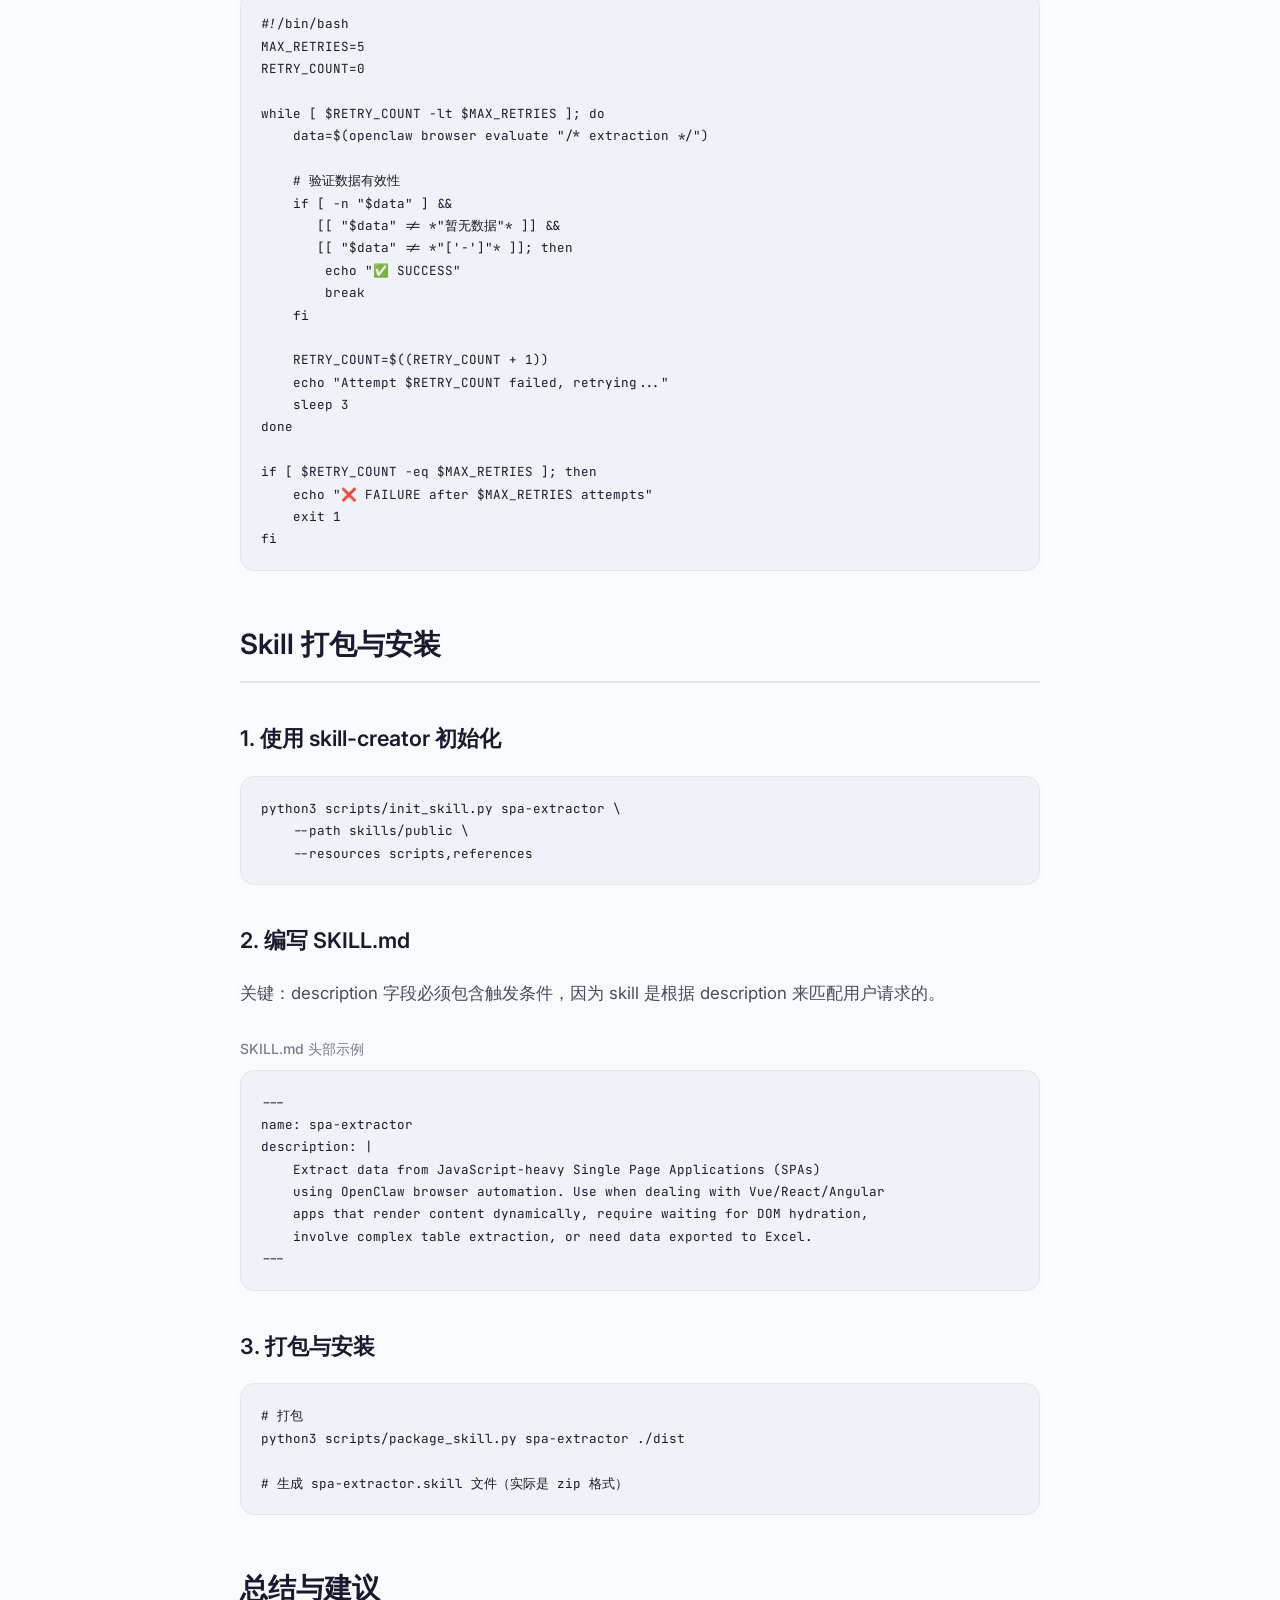
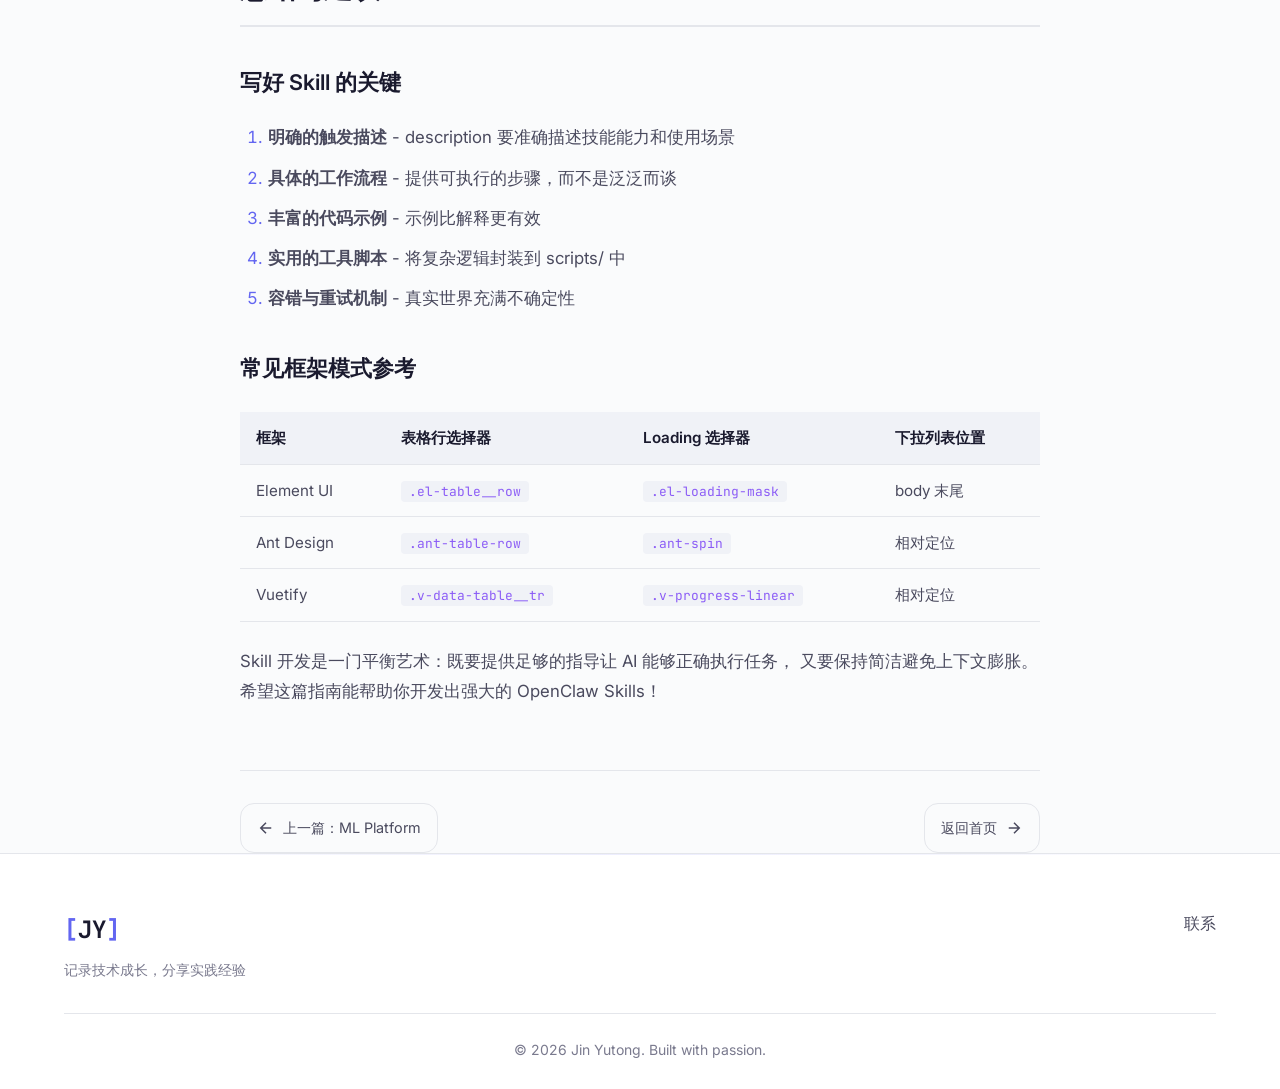
<file: posts/skill-writing.html>
<!DOCTYPE html>
<html lang="zh-CN">
<head>
    <meta charset="UTF-8">
    <meta name="viewport" content="width=device-width, initial-scale=1.0">
    <title>OpenClaw Skill 开发指南 - Jin Yutong's Blog</title>
    <meta name="description" content="从 SPA 数据提取专家 skill 的开发过程中总结的实战经验">
    <link rel="stylesheet" href="../css/style.css">
    <link rel="preconnect" href="https://fonts.googleapis.com">
    <link rel="preconnect" href="https://fonts.gstatic.com" crossorigin>
    <link href="https://fonts.googleapis.com/css2?family=Inter:wght@300;400;500;600;700&family=JetBrains+Mono:wght@400;500&display=swap" rel="stylesheet">
</head>
<body>
    <nav class="navbar">
        <div class="container">
            <a href="../index.html" class="logo">
                <span class="logo-bracket">[</span>JY<span class="logo-bracket">]</span>
            </a>
            <ul class="nav-links">
                <li><a href="../index.html">首页</a></li>
                <li><a href="ml-platform.html">推荐算法</a></li>
                <li><a href="skill-writing.html" class="active">Skill 写作</a></li>
                <li><a href="../about.html">关于</a></li>
            </ul>
            <button class="theme-toggle" aria-label="切换主题">
                <svg class="sun-icon" viewBox="0 0 24 24" fill="none" stroke="currentColor" stroke-width="2">
                    <circle cx="12" cy="12" r="5"/>
                    <path d="M12 1v2M12 21v2M4.22 4.22l1.42 1.42M18.36 18.36l1.42 1.42M1 12h2M21 12h2M4.22 19.78l1.42-1.42M18.36 5.64l1.42-1.42"/>
                </svg>
                <svg class="moon-icon" viewBox="0 0 24 24" fill="none" stroke="currentColor" stroke-width="2">
                    <path d="M21 12.79A9 9 0 1 1 11.21 3 7 7 0 0 0 21 12.79z"/>
                </svg>
            </button>
        </div>
    </nav>

    <main class="container">
        <article class="blog-post">
            <header class="post-header">
                <div class="post-meta">
                    <span class="post-tag">OpenClaw</span>
                    <span class="post-tag">Agent</span>
                    <span class="post-tag">Automation</span>
                    <span class="post-date">2026</span>
                </div>
                <h1 class="post-title-large">OpenClaw Skill 开发指南</h1>
                <p class="post-subtitle">
                    从 SPA 数据提取专家 skill 的开发过程中总结的实战经验
                </p>
                <div class="post-actions">
                    <button
                        class="share-btn"
                        type="button"
                        data-title="OpenClaw Skill 开发指南"
                    >
                        一键分享
                    </button>
                </div>
            </header>

            <div class="post-content">
                <h2>引言</h2>
                <p>
                    OpenClaw 是一个强大的 AI Agent 平台，通过 Skills 机制可以扩展其能力边界。
                    最近我开发了一个 <code>spa-extractor</code> skill，专门用于从 JavaScript 动态渲染的单页面应用中提取数据。
                    这篇文章将分享开发过程中的核心经验和"死磕"技巧。
                </p>

                <h2>什么是 OpenClaw Skill？</h2>
                <p>
                    Skill 是 OpenClaw 的模块化扩展单元，本质上是一个包含以下内容的文件夹：
                </p>
                <ul>
                    <li><code>SKILL.md</code> - 技能的核心文档，包含使用说明和最佳实践</li>
                    <li><code>scripts/</code> - 可执行脚本（Python、Bash 等）</li>
                    <li><code>references/</code> - 参考资料和文档</li>
                    <li><code>assets/</code> - 模板、图片等资源文件</li>
                </ul>

                <p>
                    当用户提出与 skill 描述匹配的需求时，OpenClaw 会自动加载该 skill，
                    按照 SKILL.md 中的指导执行任务。
                </p>

                <h2>核心设计原则</h2>

                <h3>1. 渐进式披露 (Progressive Disclosure)</h3>
                <p>
                    Skill 采用三级加载系统来管理上下文：
                </p>
                <ol>
                    <li><strong>元数据</strong>（始终加载）- name + description，约 100 词</li>
                    <li><strong>SKILL.md 正文</strong>（触发后加载）- 详细说明，&lt;5000 词</li>
                    <li><strong>资源文件</strong>（按需加载）- scripts、references 等</li>
                </ol>

                <div class="highlight-box">
                    <strong>设计要点：</strong>description 字段是 skill 的主要触发机制，
                    必须清晰描述技能的用途和触发条件。不要把"何时使用"放在正文里，
                    因为正文是在触发后才加载的！
                </div>

                <h3>2. 简洁为王</h3>
                <p>
                    上下文窗口是公共资源。Skill 需要与系统提示、对话历史、其他 skills 共享上下文。
                </p>
                <ul>
                    <li>SKILL.md 正文控制在 500 行以内</li>
                    <li>优先使用代码示例而非冗长解释</li>
                    <li>将详细信息移到 references/ 文件</li>
                </ul>

                <h2>实战：SPA 数据提取 Skill</h2>

                <p>
                    让我们深入分析 <code>spa-extractor</code> skill 的设计。这个 skill 解决的核心问题是：
                    现代 SPA（Vue/React/Angular）初始 HTML 只是一个空壳，所有内容都是异步加载的。
                </p>

                <h3>核心挑战</h3>
                <div class="code-example">
                    <h4>典型的 SPA HTML 结构</h4>
                    <pre class="code-block"><code class="language-html">&lt;!DOCTYPE html&gt;
&lt;html&gt;
&lt;head&gt;...&lt;/head&gt;
&lt;body&gt;
    &lt;!-- 初始只有这个空 div --&gt;
    &lt;div id="app"&gt;&lt;/div&gt;
    
    &lt;script src="/app.js"&gt;&lt;/script&gt;
    &lt;!-- JS 执行后才会渲染内容 --&gt;
&lt;/body&gt;
&lt;/html&gt;</code></pre>
                </div>

                <h3>三大死磕戒律</h3>

                <h4>戒律 1：禁止秒读</h4>
                <p>
                    网页加载或点击"查询"后，<strong>绝对不允许</strong>立刻截取 DOM！
                    必须等待 Vue/React 完成 DOM 重绘。
                </p>

                <div class="code-example">
                    <h4>❌ 错误做法</h4>
                    <pre class="code-block"><code class="language-bash">openclaw browser click "查询"
openclaw browser snapshot  # ← 数据还没渲染！</code></pre>
                </div>

                <div class="code-example">
                    <h4>✅ 正确做法</h4>
                    <pre class="code-block"><code class="language-bash">openclaw browser click "查询"
sleep 5  # 至少等待 3-5 秒
openclaw browser snapshot  # ← 现在数据存在了</code></pre>
                </div>

                <h4>戒律 2：文本定位优于类名</h4>
                <p>
                    Webpack/Vite 等打包工具会混淆 CSS 类名，依赖 <code>.table-row_a1b2c</code> 这样的选择器是极其脆弱的。
                </p>

                <div class="code-example">
                    <h4>❌ 脆弱的选择器</h4>
                    <pre class="code-block"><code class="language-bash">openclaw browser click ".btn-primary_a3f8d"</code></pre>
                </div>

                <div class="code-example">
                    <h4>✅ 健壮的做法</h4>
                    <pre class="code-block"><code class="language-bash"># 使用 JavaScript 文本匹配
openclaw browser evaluate "
    Array.from(document.querySelectorAll('button'))
        .find(el => el.textContent.includes('查询'))
        .click()
"</code></pre>
                </div>

                <h4>戒律 3：强制降级策略</h4>
                <p>
                    如果 <code>openclaw browser click</code> 失败两次，立即降级使用 JavaScript 执行点击。
                </p>

                <div class="code-example">
                    <h4>降级模式</h4>
                    <pre class="code-block"><code class="language-bash"># 尝试 1：视觉点击
openclaw browser click "查询" || FAILED=1

# 尝试 2：再次视觉点击
openclaw browser click "查询" || FAILED=2

# 尝试 3：JS 执行（降级）
if [ $FAILED -eq 2 ]; then
    openclaw browser evaluate "
        Array.from(document.querySelectorAll('button'))
            .find(el => el.textContent.includes('查询'))
            .click()
    "
fi</code></pre>
                </div>

                <h2>四步提取 SOP</h2>

                <h3>Step 1: Hydration & 条件穿透</h3>
                <p>
                    确认 <code>&lt;div id="app"&gt;</code> 已经生成子节点。如果是空的，原地休眠重试。
                </p>

                <div class="code-example">
                    <pre class="code-block"><code class="language-bash"># 检查页面是否已渲染
openclaw browser evaluate "
    document.getElementById('app').children.length > 0
"</code></pre>
                </div>

                <h3>Step 2: 查询与动态等待</h3>
                <p>
                    点击查询后，不要相信 Network 面板。数据可能通过 WebSocket 或复杂封装的 XHR 返回。
                    必须盯着页面，直到 loading 状态消失。
                </p>

                <div class="code-example">
                    <pre class="code-block"><code class="language-bash"># 循环检查 loading 状态
for i in {1..10}; do
    is_loaded=$(openclaw browser evaluate "
        !document.querySelector('.el-loading-mask') && 
        !document.querySelector('.loading') &&
        document.querySelectorAll('table tr').length > 1
    ")
    if [ "$is_loaded" = "true" ]; then break; fi
    sleep 2
done</code></pre>
                </div>

                <h3>Step 3: 暴力扒取数据</h3>
                <p>
                    当 DOM 嵌套过深（几十层 div），不要手动解析。直接用 JavaScript 展平：
                </p>

                <div class="code-example">
                    <pre class="code-block"><code class="language-bash">openclaw browser evaluate "
    // 策略 1：表格结构
    let rows = Array.from(document.querySelectorAll('table tr, .el-table__row'));
    
    // 策略 2：列表/网格结构（备选）
    if (rows.length === 0) {
        rows = Array.from(document.querySelectorAll('.list-item, .grid-item'));
    }
    
    // 提取为二维数组
    return rows.map(row => {
        const cells = row.querySelectorAll('td, th, .cell');
        return Array.from(cells).map(c => c.innerText.trim()).filter(Boolean);
    }).filter(row => row.length > 0);
"</code></pre>
                </div>

                <div class="highlight-box warning">
                    <strong>数据校验：</strong>如果抓取结果是 <code>['-']</code> 或 <code>['暂无数据']</code>，
                    说明等待时间不够，返回 Step 2 重新执行！
                </div>

                <h3>Step 4: 数据落表</h3>
                <p>
                    使用 Python pandas 进行最终校验和 Excel 持久化。
                </p>

                <div class="code-example">
                    <h4>save_to_excel.py 核心逻辑</h4>
                    <pre class="code-block"><code class="language-python">import pandas as pd
import json

# 加载提取的数据
with open('extracted_data.json') as f:
    data = json.load(f)

# 转换为 DataFrame
headers = data[0]
rows = data[1:]
df = pd.DataFrame(rows, columns=headers)

# 数据质量检查
invalid = ['-', '暂无数据', 'N/A', '', None]
valid_cells = sum(
    str(v).strip() not in invalid 
    for row in df.values for v in row
)

if valid_cells == 0:
    raise ValueError("No valid data found!")

# 保存
df.to_excel('output.xlsx', index=False)</code></pre>
                </div>

                <h2>错误处理与重试</h2>

                <p>
                    <strong>必须重试满 5 次</strong>才能报告错误。这是保证成功率的关键。
                </p>

                <div class="code-example">
                    <pre class="code-block"><code class="language-bash">#!/bin/bash
MAX_RETRIES=5
RETRY_COUNT=0

while [ $RETRY_COUNT -lt $MAX_RETRIES ]; do
    data=$(openclaw browser evaluate "/* extraction */")
    
    # 验证数据有效性
    if [ -n "$data" ] && 
       [[ "$data" != *"暂无数据"* ]] && 
       [[ "$data" != *"['-']"* ]]; then
        echo "✅ SUCCESS"
        break
    fi
    
    RETRY_COUNT=$((RETRY_COUNT + 1))
    echo "Attempt $RETRY_COUNT failed, retrying..."
    sleep 3
done

if [ $RETRY_COUNT -eq $MAX_RETRIES ]; then
    echo "❌ FAILURE after $MAX_RETRIES attempts"
    exit 1
fi</code></pre>
                </div>

                <h2>Skill 打包与安装</h2>

                <h3>1. 使用 skill-creator 初始化</h3>
                <pre class="code-block"><code class="language-bash">python3 scripts/init_skill.py spa-extractor \
    --path skills/public \
    --resources scripts,references</code></pre>

                <h3>2. 编写 SKILL.md</h3>
                <p>
                    关键：description 字段必须包含触发条件，因为 skill 是根据 description 来匹配用户请求的。
                </p>

                <div class="code-example">
                    <h4>SKILL.md 头部示例</h4>
                    <pre class="code-block"><code>---
name: spa-extractor
description: |
    Extract data from JavaScript-heavy Single Page Applications (SPAs) 
    using OpenClaw browser automation. Use when dealing with Vue/React/Angular 
    apps that render content dynamically, require waiting for DOM hydration, 
    involve complex table extraction, or need data exported to Excel.
---</code></pre>
                </div>

                <h3>3. 打包与安装</h3>
                <pre class="code-block"><code class="language-bash"># 打包
python3 scripts/package_skill.py spa-extractor ./dist

# 生成 spa-extractor.skill 文件（实际是 zip 格式）</code></pre>

                <h2>总结与建议</h2>

                <h3>写好 Skill 的关键</h3>
                <ol>
                    <li>
                        <strong>明确的触发描述</strong> - description 要准确描述技能能力和使用场景
                    </li>
                    <li>
                        <strong>具体的工作流程</strong> - 提供可执行的步骤，而不是泛泛而谈
                    </li>
                    <li>
                        <strong>丰富的代码示例</strong> - 示例比解释更有效
                    </li>
                    <li>
                        <strong>实用的工具脚本</strong> - 将复杂逻辑封装到 scripts/ 中
                    </li>
                    <li>
                        <strong>容错与重试机制</strong> - 真实世界充满不确定性
                    </li>
                </ol>

                <h3>常见框架模式参考</h3>
                <table class="data-table">
                    <thead>
                        <tr>
                            <th>框架</th>
                            <th>表格行选择器</th>
                            <th>Loading 选择器</th>
                            <th>下拉列表位置</th>
                        </tr>
                    </thead>
                    <tbody>
                        <tr>
                            <td>Element UI</td>
                            <td><code>.el-table__row</code></td>
                            <td><code>.el-loading-mask</code></td>
                            <td>body 末尾</td>
                        </tr>
                        <tr>
                            <td>Ant Design</td>
                            <td><code>.ant-table-row</code></td>
                            <td><code>.ant-spin</code></td>
                            <td>相对定位</td>
                        </tr>
                        <tr>
                            <td>Vuetify</td>
                            <td><code>.v-data-table__tr</code></td>
                            <td><code>.v-progress-linear</code></td>
                            <td>相对定位</td>
                        </tr>
                    </tbody>
                </table>

                <p>
                    Skill 开发是一门平衡艺术：既要提供足够的指导让 AI 能够正确执行任务，
                    又要保持简洁避免上下文膨胀。希望这篇指南能帮助你开发出强大的 OpenClaw Skills！
                </p>
            </div>

            <footer class="post-footer">
                <div class="post-nav">
                    <a href="ml-platform.html" class="post-nav-link prev">
                        <svg viewBox="0 0 24 24" fill="none" stroke="currentColor" stroke-width="2">
                            <path d="M19 12H5M12 19l-7-7 7-7"/>
                        </svg>
                        上一篇：ML Platform
                    </a>
                    <a href="../index.html" class="post-nav-link next">
                        返回首页
                        <svg viewBox="0 0 24 24" fill="none" stroke="currentColor" stroke-width="2">
                            <path d="M5 12h14M12 5l7 7-7 7"/>
                        </svg>
                    </a>
                </div>
            </footer>
        </article>
    </main>

    <footer class="footer">
        <div class="container">
            <div class="footer-content">
                <div class="footer-brand">
                    <span class="logo">
                        <span class="logo-bracket">[</span>JY<span class="logo-bracket">]</span>
                    </span>
                    <p>记录技术成长，分享实践经验</p>
                </div>
                <div class="footer-links">
                    <a href="mailto:jinxiaohou@outlook.com">联系</a>
                </div>
            </div>
            <div class="footer-bottom">
                <p>&copy; 2026 Jin Yutong. Built with passion.</p>
            </div>
        </div>
    </footer>

    <script src="../js/main.js"></script>
</body>
</html>
</file>
<file: css/style.css>
/* CSS Variables */
:root {
    --bg-primary: #0d0d18;
    --bg-secondary: #16162a;
    --bg-tertiary: #1e1e36;
    --bg-card: rgba(22, 22, 42, 0.8);
    --text-primary: #f4f4f8;
    --text-secondary: #a8a8bc;
    --text-muted: #6b6b82;
    --accent-primary: #6366f1;
    --accent-secondary: #8b5cf6;
    --accent-pink: #ec4899;
    --accent-gradient: linear-gradient(135deg, #6366f1 0%, #8b5cf6 50%, #ec4899 100%);
    --accent-gradient-soft: linear-gradient(135deg, rgba(99, 102, 241, 0.12) 0%, rgba(139, 92, 246, 0.08) 50%, rgba(236, 72, 153, 0.06) 100%);
    --border-color: #2a2a4a;
    --border-subtle: rgba(99, 102, 241, 0.15);
    --code-bg: #12122a;
    --shadow-sm: 0 2px 12px rgba(0, 0, 0, 0.25);
    --shadow-md: 0 8px 32px rgba(0, 0, 0, 0.35);
    --shadow-lg: 0 16px 48px rgba(0, 0, 0, 0.4);
    --shadow-glow: 0 0 40px rgba(99, 102, 241, 0.12);
    --radius-sm: 10px;
    --radius-md: 14px;
    --radius-lg: 20px;
    --radius-full: 9999px;
    --transition: all 0.25s ease;
    --transition-slow: all 0.4s ease;
}

/* Light theme */
[data-theme="light"] {
    --bg-primary: #fafbfc;
    --bg-secondary: #ffffff;
    --bg-tertiary: #f0f2f7;
    --bg-card: rgba(255, 255, 255, 0.95);
    --text-primary: #1a1a2e;
    --text-secondary: #4a4a5e;
    --text-muted: #7a7a8e;
    --border-color: #e4e6eb;
    --border-subtle: rgba(99, 102, 241, 0.2);
    --code-bg: #f0f2f7;
    --shadow-sm: 0 2px 12px rgba(0, 0, 0, 0.06);
    --shadow-md: 0 8px 32px rgba(0, 0, 0, 0.08);
    --shadow-lg: 0 16px 48px rgba(0, 0, 0, 0.1);
    --shadow-glow: 0 0 40px rgba(99, 102, 241, 0.08);
}

/* Reset & Base */
*, *::before, *::after {
    margin: 0;
    padding: 0;
    box-sizing: border-box;
}

html {
    scroll-behavior: smooth;
}

body {
    font-family: 'Inter', -apple-system, BlinkMacSystemFont, 'Segoe UI', sans-serif;
    background-color: var(--bg-primary);
    color: var(--text-primary);
    line-height: 1.65;
    min-height: 100vh;
    transition: var(--transition);
    -webkit-font-smoothing: antialiased;
}

/* Container */
.container {
    max-width: 1200px;
    margin: 0 auto;
    padding: 0 24px;
}

/* Navigation */
.navbar {
    position: fixed;
    top: 0;
    left: 0;
    right: 0;
    z-index: 1000;
    background: rgba(13, 13, 24, 0.75);
    backdrop-filter: blur(24px);
    -webkit-backdrop-filter: blur(24px);
    border-bottom: 1px solid var(--border-color);
    transition: var(--transition);
}

[data-theme="light"] .navbar {
    background: rgba(250, 251, 252, 0.9);
}

.navbar .container {
    display: flex;
    align-items: center;
    justify-content: space-between;
    height: 72px;
}

.logo {
    font-size: 1.5rem;
    font-weight: 700;
    text-decoration: none;
    color: var(--text-primary);
    font-family: 'JetBrains Mono', monospace;
}

.logo-bracket {
    color: var(--accent-primary);
}

.nav-links {
    display: flex;
    list-style: none;
    gap: 32px;
}

.nav-links a {
    color: var(--text-secondary);
    text-decoration: none;
    font-weight: 500;
    font-size: 0.95rem;
    transition: var(--transition);
    position: relative;
}

.nav-links a:hover,
.nav-links a.active {
    color: var(--text-primary);
}

.nav-links a::after {
    content: '';
    position: absolute;
    bottom: -4px;
    left: 0;
    width: 0;
    height: 2px;
    background: var(--accent-gradient);
    transition: var(--transition);
}

.nav-links a:hover::after,
.nav-links a.active::after {
    width: 100%;
}

/* Theme Toggle */
.theme-toggle {
    background: none;
    border: none;
    cursor: pointer;
    padding: 8px;
    border-radius: var(--radius-sm);
    color: var(--text-secondary);
    transition: var(--transition);
}

.theme-toggle:hover {
    background: var(--bg-tertiary);
    color: var(--text-primary);
}

.theme-toggle svg {
    width: 20px;
    height: 20px;
}

.sun-icon {
    display: none;
}

[data-theme="light"] .sun-icon {
    display: block;
}

[data-theme="light"] .moon-icon {
    display: none;
}

/* Hero Section */
.hero {
    position: relative;
    padding: 150px 0 64px;
    overflow: hidden;
}

.hero-bg {
    position: absolute;
    top: 0;
    left: 0;
    right: 0;
    bottom: 0;
    background:
        radial-gradient(ellipse 80% 50% at 15% 40%, rgba(99, 102, 241, 0.2) 0%, transparent 55%),
        radial-gradient(ellipse 70% 40% at 85% 60%, rgba(139, 92, 246, 0.15) 0%, transparent 50%),
        radial-gradient(ellipse 50% 30% at 50% 90%, rgba(236, 72, 153, 0.08) 0%, transparent 45%);
    pointer-events: none;
}

.hero-content {
    position: relative;
    z-index: 1;
    max-width: 700px;
}

.hero-title {
    font-size: clamp(2.5rem, 6vw, 4rem);
    font-weight: 700;
    line-height: 1.12;
    margin-bottom: 24px;
    letter-spacing: -0.03em;
}

.gradient-text {
    background: var(--accent-gradient);
    -webkit-background-clip: text;
    -webkit-text-fill-color: transparent;
    background-clip: text;
}

.hero-subtitle {
    font-size: 1.1rem;
    color: var(--text-secondary);
    margin-bottom: 24px;
    max-width: 500px;
}

.hero-stats {
    display: flex;
    gap: 48px;
}

.stat {
    display: flex;
    flex-direction: column;
}

.stat-number {
    font-size: 2.5rem;
    font-weight: 700;
    background: var(--accent-gradient);
    -webkit-background-clip: text;
    -webkit-text-fill-color: transparent;
    background-clip: text;
    line-height: 1;
}

.stat-label {
    font-size: 0.875rem;
    color: var(--text-muted);
    margin-top: 4px;
}

/* Main Content */
main {
    padding-bottom: 80px;
}

/* Section Titles */
.section-title {
    font-size: 1.65rem;
    font-weight: 600;
    margin-bottom: 28px;
    position: relative;
    display: inline-block;
    letter-spacing: -0.02em;
}

.section-title::after {
    content: '';
    position: absolute;
    bottom: -10px;
    left: 0;
    width: 48px;
    height: 4px;
    background: var(--accent-gradient);
    border-radius: var(--radius-full);
}

/* Posts Grid */
.posts-section {
    margin-bottom: 80px;
}

.category-tabs {
    display: flex;
    flex-wrap: wrap;
    gap: 12px;
    margin-bottom: 20px;
}

.category-tab {
    border: 1px solid var(--border-color);
    background: var(--bg-secondary);
    color: var(--text-secondary);
    padding: 8px 18px;
    border-radius: var(--radius-full);
    font-size: 0.9rem;
    font-weight: 500;
    cursor: pointer;
    transition: var(--transition);
}

.category-tab:hover {
    border-color: var(--accent-primary);
    color: var(--text-primary);
    background: var(--bg-tertiary);
}

.category-tab.active {
    background: var(--accent-gradient);
    border-color: transparent;
    color: #fff;
    box-shadow: 0 4px 16px rgba(99, 102, 241, 0.35);
}

.posts-grid {
    display: grid;
    grid-template-columns: repeat(auto-fit, minmax(320px, 1fr));
    gap: 24px;
}

.post-card {
    background: var(--bg-card);
    border: 1px solid var(--border-color);
    border-radius: var(--radius-lg);
    padding: 28px 30px;
    transition: var(--transition);
    position: relative;
    overflow: hidden;
}

.post-card::before {
    content: '';
    position: absolute;
    top: 0;
    left: 0;
    right: 0;
    height: 3px;
    background: var(--accent-gradient);
    opacity: 0;
    transition: var(--transition);
}

.post-card:hover {
    transform: translateY(-6px);
    box-shadow: var(--shadow-lg), var(--shadow-glow);
    border-color: var(--border-subtle);
}

.post-card:hover::before {
    opacity: 1;
}

.post-meta {
    display: flex;
    gap: 12px;
    margin-bottom: 16px;
    align-items: center;
}

.post-tag {
    font-size: 0.75rem;
    font-weight: 600;
    padding: 4px 10px;
    border-radius: 20px;
    background: rgba(99, 102, 241, 0.15);
    color: var(--accent-primary);
    text-transform: uppercase;
    letter-spacing: 0.5px;
}

.post-date {
    font-size: 0.875rem;
    color: var(--text-muted);
}

.post-title {
    font-size: 1.25rem;
    font-weight: 600;
    margin-bottom: 12px;
    line-height: 1.4;
}

.post-title a {
    color: var(--text-primary);
    text-decoration: none;
    transition: var(--transition);
}

.post-title a:hover {
    color: var(--accent-primary);
}

.post-excerpt {
    color: var(--text-secondary);
    font-size: 0.95rem;
    margin-bottom: 20px;
    line-height: 1.6;
}

.post-card-actions {
    display: flex;
    justify-content: space-between;
    align-items: center;
    gap: 12px;
}

.read-more {
    display: inline-flex;
    align-items: center;
    gap: 8px;
    color: var(--accent-primary);
    text-decoration: none;
    font-weight: 500;
    font-size: 0.9rem;
    transition: var(--transition);
}

.read-more svg {
    width: 16px;
    height: 16px;
    transition: transform 0.2s ease;
}

.read-more:hover svg {
    transform: translateX(4px);
}

.share-btn {
    border: 1px solid var(--border-color);
    background: var(--bg-tertiary);
    color: var(--text-secondary);
    padding: 8px 14px;
    border-radius: var(--radius-full);
    font-size: 0.82rem;
    font-weight: 500;
    cursor: pointer;
    white-space: nowrap;
    transition: var(--transition);
}

.share-btn:hover {
    border-color: var(--accent-primary);
    color: var(--accent-primary);
    background: var(--accent-gradient-soft);
}

.share-btn:focus-visible {
    outline: 2px solid var(--accent-primary);
    outline-offset: 2px;
}

/* Topics Section */
.topics-section {
    margin-bottom: 80px;
}

.topics-grid {
    display: grid;
    grid-template-columns: repeat(auto-fit, minmax(200px, 1fr));
    gap: 20px;
}

.topic-card {
    background: var(--bg-card);
    border: 1px solid var(--border-color);
    border-radius: var(--radius-lg);
    padding: 28px 24px;
    text-align: center;
    transition: var(--transition);
    position: relative;
}

.topic-card:hover {
    border-color: var(--border-subtle);
    transform: translateY(-4px);
    box-shadow: var(--shadow-md), var(--shadow-glow);
}

.topic-icon {
    font-size: 2.25rem;
    margin-bottom: 14px;
    filter: grayscale(0.2);
}

.topic-card h4 {
    font-size: 1rem;
    font-weight: 600;
    margin-bottom: 8px;
}

.topic-card p {
    font-size: 0.875rem;
    color: var(--text-secondary);
}

/* Blog Post Page */
.blog-post {
    max-width: 800px;
    margin: 0 auto;
    padding-top: 120px;
}

.post-header {
    margin-bottom: 48px;
    padding-bottom: 36px;
    border-bottom: 1px solid var(--border-color);
}

.post-header::after {
    content: '';
    display: block;
    width: 64px;
    height: 4px;
    background: var(--accent-gradient);
    border-radius: var(--radius-full);
    margin-top: 32px;
}

.post-actions {
    margin-top: 24px;
}

.post-header .post-meta {
    margin-bottom: 20px;
}

.post-title-large {
    font-size: clamp(2rem, 5vw, 3rem);
    font-weight: 700;
    line-height: 1.2;
    margin-bottom: 16px;
}

.post-subtitle {
    font-size: 1.25rem;
    color: var(--text-secondary);
    font-weight: 400;
}

.post-content {
    font-size: 1.05rem;
    line-height: 1.8;
}

.post-content h2 {
    font-size: 1.75rem;
    font-weight: 600;
    margin: 48px 0 24px;
    padding-bottom: 12px;
    border-bottom: 2px solid var(--border-color);
}

.post-content h3 {
    font-size: 1.35rem;
    font-weight: 600;
    margin: 36px 0 18px;
    color: var(--text-primary);
}

.post-content h4 {
    font-size: 1.15rem;
    font-weight: 600;
    margin: 28px 0 14px;
}

.post-content p {
    margin-bottom: 20px;
    color: var(--text-secondary);
}

.post-content p strong {
    color: var(--text-primary);
}

.post-content ul,
.post-content ol {
    margin: 20px 0;
    padding-left: 28px;
}

.post-content li {
    margin-bottom: 10px;
    color: var(--text-secondary);
}

.post-content li::marker {
    color: var(--accent-primary);
}

.post-content code {
    font-family: 'JetBrains Mono', monospace;
    background: var(--code-bg);
    padding: 2px 8px;
    border-radius: 4px;
    font-size: 0.9em;
    color: var(--accent-secondary);
}

/* Code Blocks */
.code-example {
    margin: 24px 0;
}

.code-example h4 {
    font-size: 0.875rem;
    color: var(--text-muted);
    margin-bottom: 8px;
    font-weight: 500;
}

.code-block {
    background: var(--code-bg);
    border: 1px solid var(--border-color);
    border-radius: var(--radius-md);
    padding: 20px;
    overflow-x: auto;
    font-family: 'JetBrains Mono', monospace;
    font-size: 0.875rem;
    line-height: 1.6;
}

.code-block code {
    background: none;
    padding: 0;
    color: var(--text-primary);
}

/* Highlight Boxes */
.highlight-box {
    background: rgba(99, 102, 241, 0.1);
    border-left: 4px solid var(--accent-primary);
    padding: 20px 24px;
    border-radius: 0 var(--radius-sm) var(--radius-sm) 0;
    margin: 24px 0;
}

.highlight-box.warning {
    background: rgba(239, 68, 68, 0.1);
    border-left-color: #ef4444;
}

.highlight-box strong {
    color: var(--text-primary);
    display: block;
    margin-bottom: 8px;
}

/* Tables */
.data-table {
    width: 100%;
    border-collapse: collapse;
    margin: 24px 0;
    font-size: 0.95rem;
}

.data-table th,
.data-table td {
    padding: 12px 16px;
    text-align: left;
    border-bottom: 1px solid var(--border-color);
}

.data-table th {
    font-weight: 600;
    color: var(--text-primary);
    background: var(--bg-tertiary);
}

.data-table td {
    color: var(--text-secondary);
}

.data-table code {
    font-size: 0.85em;
}

/* Architecture Diagram */
.architecture-diagram {
    margin: 24px 0;
}

.architecture-diagram .code-block {
    text-align: center;
    color: var(--text-secondary);
}

/* Post Footer & Navigation */
.post-footer {
    margin-top: 64px;
    padding-top: 32px;
    border-top: 1px solid var(--border-color);
}

.post-nav {
    display: flex;
    justify-content: space-between;
    gap: 16px;
}

.post-nav-link {
    display: flex;
    align-items: center;
    gap: 8px;
    color: var(--text-secondary);
    text-decoration: none;
    padding: 12px 16px;
    border: 1px solid var(--border-color);
    border-radius: var(--radius-md);
    transition: var(--transition);
    font-size: 0.9rem;
}

.post-nav-link:hover {
    border-color: var(--accent-primary);
    color: var(--text-primary);
}

.post-nav-link svg {
    width: 18px;
    height: 18px;
}

.post-nav-link.next {
    margin-left: auto;
}

/* About Page */
.about-page {
    max-width: 720px;
    margin: 0 auto;
    padding-top: 120px;
}

.page-header {
    margin-bottom: 40px;
    padding-bottom: 36px;
    border-bottom: 1px solid var(--border-color);
}

.page-header h1 {
    font-size: clamp(1.75rem, 4vw, 2.25rem);
    font-weight: 700;
    margin-bottom: 16px;
    letter-spacing: -0.02em;
}

.about-name {
    font-size: 1.35rem;
    font-weight: 600;
    color: var(--text-primary);
    margin-bottom: 6px;
    letter-spacing: -0.01em;
}

.page-subtitle {
    font-size: 1.05rem;
    color: var(--text-secondary);
    line-height: 1.5;
}

.about-cta {
    font-size: 1.1rem;
    color: var(--text-secondary);
    margin: 36px 0 40px;
    font-style: italic;
    text-align: center;
    padding: 20px;
    background: var(--accent-gradient-soft);
    border-radius: var(--radius-md);
    border: 1px solid var(--border-subtle);
}

.about-content {
    font-size: 1.05rem;
    line-height: 1.85;
}

.about-section {
    margin-bottom: 32px;
    padding: 28px 32px;
    background: var(--bg-card);
    border: 1px solid var(--border-color);
    border-radius: var(--radius-lg);
    transition: var(--transition);
}

.about-section:hover {
    border-color: var(--border-subtle);
    box-shadow: var(--shadow-sm);
}

.about-section h2 {
    font-size: 1.25rem;
    font-weight: 600;
    margin-bottom: 18px;
    color: var(--text-primary);
    letter-spacing: -0.01em;
}

.about-section p {
    color: var(--text-secondary);
    margin-bottom: 12px;
    font-size: 1rem;
}

.about-section p:last-child {
    margin-bottom: 0;
}

.about-list {
    padding-left: 24px;
}

.about-list li {
    margin-bottom: 12px;
    color: var(--text-secondary);
}

/* Tech Stack */
.tech-stack {
    display: flex;
    flex-direction: column;
    gap: 24px;
}

.tech-category h4 {
    font-size: 1rem;
    font-weight: 600;
    margin-bottom: 12px;
    color: var(--text-primary);
}

.tech-tags {
    display: flex;
    flex-wrap: wrap;
    gap: 8px;
}

.tech-tag {
    background: var(--bg-tertiary);
    color: var(--text-secondary);
    padding: 6px 14px;
    border-radius: 20px;
    font-size: 0.85rem;
    border: 1px solid var(--border-color);
    transition: var(--transition);
}

.tech-tag:hover {
    border-color: var(--accent-primary);
    color: var(--text-primary);
}

/* Contact Links */
.contact-links {
    display: flex;
    gap: 16px;
    margin-top: 20px;
}

.contact-link {
    display: inline-flex;
    align-items: center;
    gap: 10px;
    color: var(--text-primary);
    text-decoration: none;
    padding: 14px 24px;
    background: var(--bg-tertiary);
    border: 1px solid var(--border-color);
    border-radius: var(--radius-md);
    transition: var(--transition);
    font-weight: 500;
}

.contact-link:hover {
    border-color: var(--accent-primary);
    background: var(--accent-gradient-soft);
    box-shadow: var(--shadow-sm);
}

.contact-link svg {
    width: 20px;
    height: 20px;
}

/* Timeline */
.timeline {
    display: flex;
    flex-direction: column;
    gap: 24px;
    margin-top: 20px;
}

.timeline-item {
    background: var(--bg-tertiary);
    border: 1px solid var(--border-color);
    border-radius: var(--radius-md);
    padding: 20px 24px;
    position: relative;
    padding-left: 48px;
}

.timeline-item::before {
    content: '';
    position: absolute;
    left: 20px;
    top: 28px;
    width: 8px;
    height: 8px;
    background: var(--accent-primary);
    border-radius: 50%;
}

.timeline-item h4 {
    font-size: 1.1rem;
    font-weight: 600;
    margin-bottom: 8px;
    color: var(--text-primary);
}

.timeline-item p {
    color: var(--text-secondary);
    font-size: 0.95rem;
    margin: 0;
}

/* Footer */
.footer {
    background: var(--bg-secondary);
    border-top: 1px solid var(--border-color);
    padding: 56px 0 28px;
    position: relative;
}

.footer::before {
    content: '';
    position: absolute;
    top: 0;
    left: 0;
    right: 0;
    height: 1px;
    background: linear-gradient(90deg, transparent, var(--border-subtle), transparent);
    opacity: 0.6;
}

.footer-content {
    display: flex;
    justify-content: space-between;
    align-items: flex-start;
    margin-bottom: 32px;
    flex-wrap: wrap;
    gap: 24px;
}

.footer-brand .logo {
    font-size: 1.5rem;
    display: inline-block;
    margin-bottom: 8px;
}

.footer-brand p {
    color: var(--text-muted);
    font-size: 0.9rem;
}

.footer-links {
    display: flex;
    gap: 24px;
}

.footer-links a {
    color: var(--text-secondary);
    text-decoration: none;
    transition: var(--transition);
}

.footer-links a:hover {
    color: var(--accent-primary);
}

.footer-bottom {
    text-align: center;
    padding-top: 24px;
    border-top: 1px solid var(--border-color);
}

.footer-bottom p {
    color: var(--text-muted);
    font-size: 0.875rem;
}

/* Responsive */
@media (max-width: 768px) {
    .navbar .container {
        height: 64px;
    }
    
    .nav-links {
        display: none;
    }
    
    .hero {
        padding: 120px 0 60px;
    }
    
    .hero-stats {
        gap: 32px;
    }
    
    .posts-grid {
        grid-template-columns: 1fr;
    }
    
    .topics-grid {
        grid-template-columns: repeat(2, 1fr);
    }
    
    .post-nav {
        flex-direction: column;
    }
    
    .post-nav-link.next {
        margin-left: 0;
    }
    
    .footer-content {
        flex-direction: column;
        align-items: center;
        text-align: center;
    }
}

@media (max-width: 480px) {
    .container {
        padding: 0 16px;
    }
    
    .topics-grid {
        grid-template-columns: 1fr;
    }
    
    .tech-tags {
        justify-content: center;
    }
    
    .contact-links {
        flex-direction: column;
    }
}

/* Scrollbar */
::-webkit-scrollbar {
    width: 8px;
    height: 8px;
}

::-webkit-scrollbar-track {
    background: var(--bg-secondary);
}

::-webkit-scrollbar-thumb {
    background: var(--text-muted);
    border-radius: 4px;
}

::-webkit-scrollbar-thumb:hover {
    background: var(--text-secondary);
}

/* Selection */
::selection {
    background: rgba(99, 102, 241, 0.35);
    color: var(--text-primary);
}

/* Focus visible */
a:focus-visible,
button:focus-visible {
    outline: 2px solid var(--accent-primary);
    outline-offset: 2px;
}
</file>
